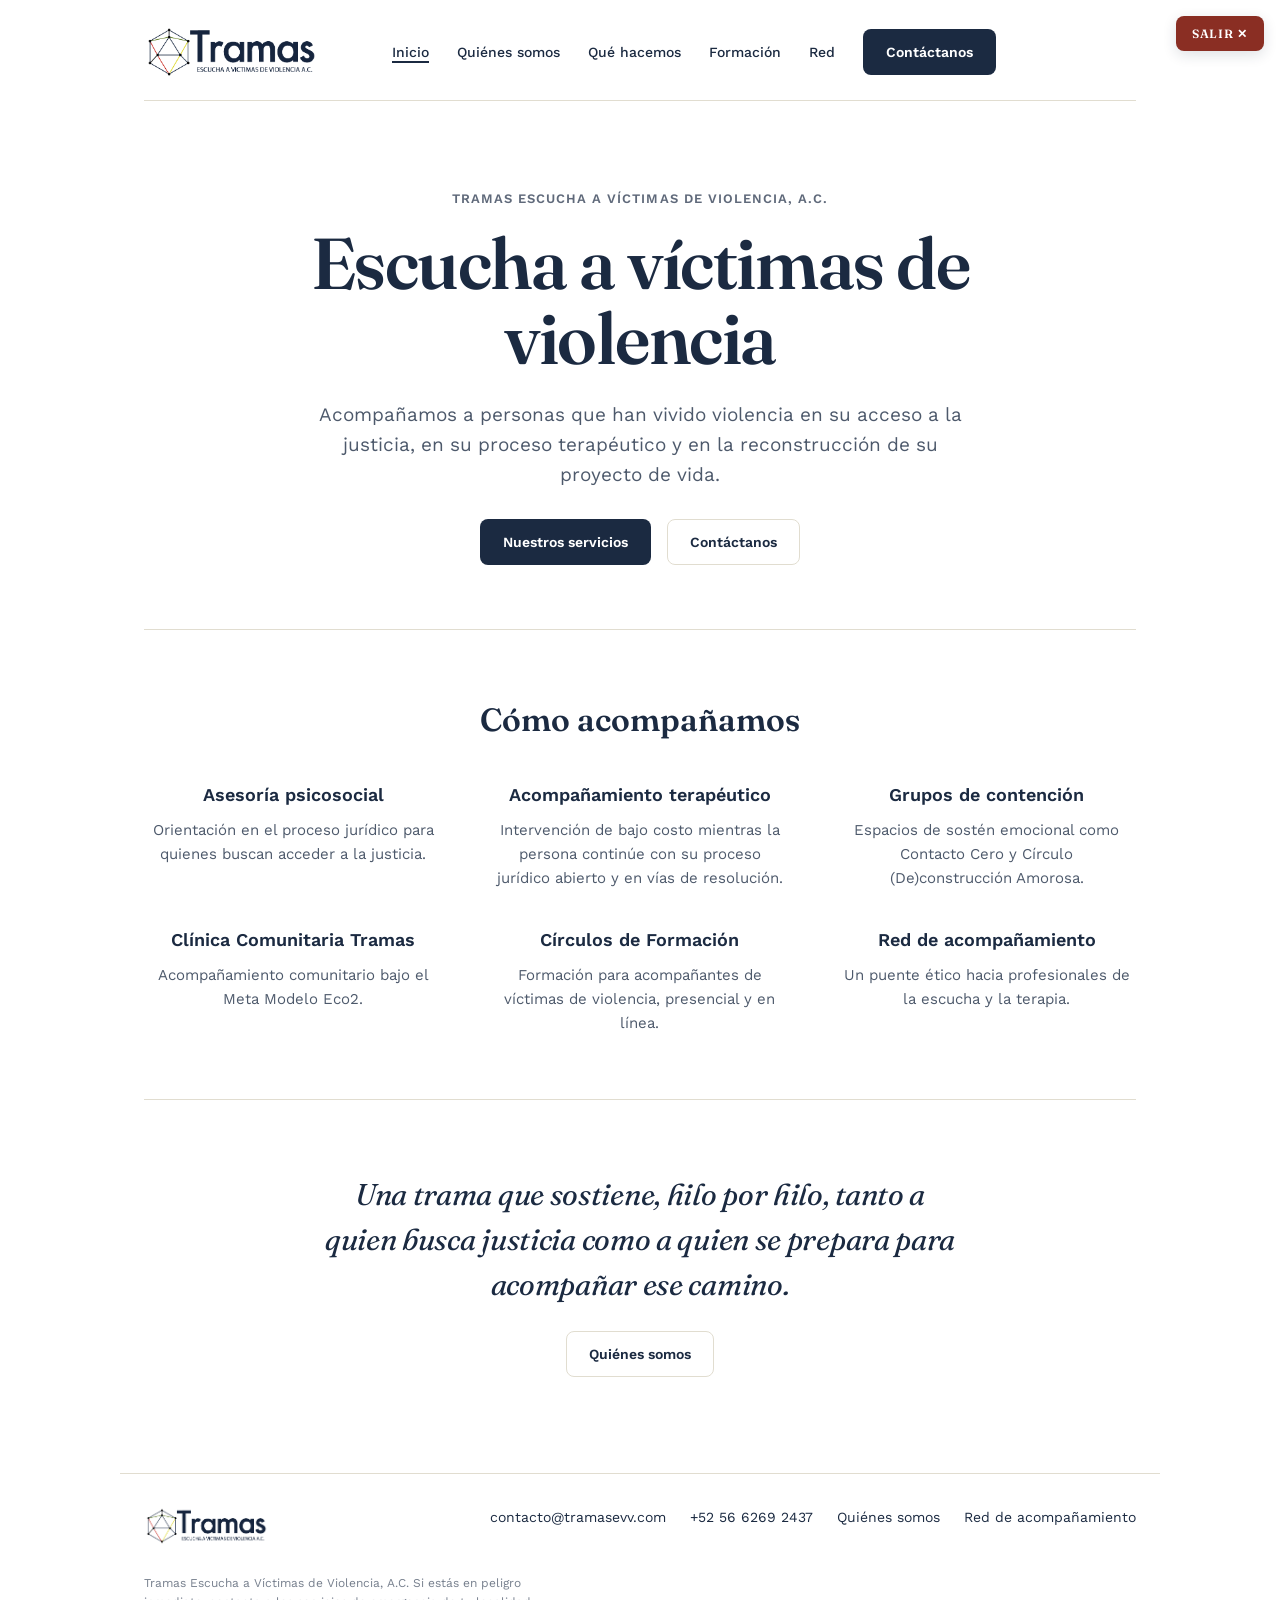
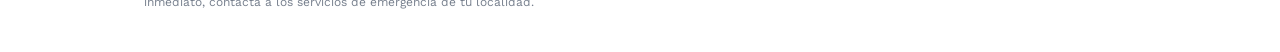
<file: index.html>
<!DOCTYPE html>
<html lang="es">
<head>
<meta charset="utf-8">
<meta name="viewport" content="width=device-width, initial-scale=1">
<title>Tramas — Escucha a Víctimas de Violencia, A.C.</title>
<meta name="description" content="Tramas Escucha a Víctimas de Violencia, A.C. Acompañamiento psicosocial, jurídico y formación para personas que han vivido violencia.">
<link rel="icon" href="data:image/svg+xml,<svg xmlns=%22http://www.w3.org/2000/svg%22 viewBox=%220 0 100 100%22><text y=%22.9em%22 font-size=%2290%22>🧵</text></svg>">
<link rel="preconnect" href="https://fonts.googleapis.com">
<link href="https://fonts.googleapis.com/css2?family=Fraunces:opsz,wght@9..144,500;9..144,600;9..144,700;9..144,400i&family=Work+Sans:wght@400;500;600;700&display=swap" rel="stylesheet">
<link rel="stylesheet" href="assets/styles.css">
</head>
<body>
<div style="position:relative;min-height:100vh;">
  <a href="https://www.google.com" style="position:fixed;top:16px;right:16px;z-index:50;display:inline-flex;align-items:center;padding:8px 16px;background:var(--color-accent-2-700);color:var(--color-bg);font-family:var(--font-heading);font-weight:600;font-size:12px;letter-spacing:0.06em;text-transform:uppercase;text-decoration:none;border-radius:var(--radius-md);box-shadow:var(--shadow-md);">Salir ✕</a>

  <header style="max-width:1040px;margin:0 auto;padding:24px 24px 0;">
    <nav class="nav" style="padding:0 140px 20px 0;border-bottom:1px solid var(--color-divider);flex-wrap:wrap;">
      <a href="index.html" style="display:flex;align-items:center;margin-right:auto;"><img src="assets/logo.png" alt="Tramas Escucha a Víctimas de Violencia, A.C." style="height:56px;width:auto;display:block;"></a>
      <a href="index.html" aria-current="page">Inicio</a>
      <a href="quienes-somos.html">Quiénes somos</a>
      <a href="servicios.html">Qué hacemos</a>
      <a href="circulos-de-formacion.html">Formación</a>
      <a href="red-de-acompanamiento.html">Red</a>
      <a class="btn btn-primary" href="contacto.html">Contáctanos</a>
    </nav>
  </header>

  <main style="max-width:1040px;margin:0 auto;padding:0 24px;">
    <section style="padding:clamp(48px,8vw,88px) 0 clamp(40px,6vw,64px);text-align:center;">
      <p style="font-family:var(--font-body);font-weight:600;font-size:13px;letter-spacing:0.08em;text-transform:uppercase;color:color-mix(in srgb, var(--color-text) 70%, transparent);margin:0 0 16px;animation:fadeUp .6s ease both;">Tramas Escucha a Víctimas de Violencia, A.C.</p>
      <h1 style="font-size:clamp(38px,7vw,72px);line-height:1.04;letter-spacing:-0.02em;margin:0 auto 24px;max-width:16ch;animation:fadeUp .6s ease .08s both;">Escucha a víctimas de violencia</h1>
      <p style="font-size:clamp(17px,2vw,19px);line-height:1.6;color:color-mix(in srgb, var(--color-text) 78%, transparent);max-width:56ch;margin:0 auto 28px;animation:fadeUp .6s ease .16s both;">Acompañamos a personas que han vivido violencia en su acceso a la justicia, en su proceso terapéutico y en la reconstrucción de su proyecto de vida.</p>
      <div style="display:flex;gap:16px;flex-wrap:wrap;justify-content:center;animation:fadeUp .6s ease .24s both;">
        <a class="btn btn-primary" href="servicios.html">Nuestros servicios</a>
        <a class="btn btn-ghost" href="contacto.html">Contáctanos</a>
      </div>
    </section>

    <section style="padding:clamp(40px,6vw,64px) 0;border-top:1px solid var(--color-divider);text-align:center;">
      <h2 style="font-size:clamp(24px,3vw,32px);margin:0 0 36px;">Cómo acompañamos</h2>
      <div style="display:grid;grid-template-columns:repeat(auto-fit,minmax(260px,1fr));gap:36px 48px;">
        <div>
          <h3 style="font-family:var(--font-body);font-weight:600;font-size:18px;margin:0 0 8px;">Asesoría psicosocial</h3>
          <p style="font-size:15px;line-height:1.6;color:color-mix(in srgb, var(--color-text) 78%, transparent);margin:0 auto;max-width:40ch;">Orientación en el proceso jurídico para quienes buscan acceder a la justicia.</p>
        </div>
        <div>
          <h3 style="font-family:var(--font-body);font-weight:600;font-size:18px;margin:0 0 8px;">Acompañamiento terapéutico</h3>
          <p style="font-size:15px;line-height:1.6;color:color-mix(in srgb, var(--color-text) 78%, transparent);margin:0 auto;max-width:40ch;">Intervención de bajo costo mientras la persona continúe con su proceso jurídico abierto y en vías de resolución.</p>
        </div>
        <div>
          <h3 style="font-family:var(--font-body);font-weight:600;font-size:18px;margin:0 0 8px;">Grupos de contención</h3>
          <p style="font-size:15px;line-height:1.6;color:color-mix(in srgb, var(--color-text) 78%, transparent);margin:0 auto;max-width:40ch;">Espacios de sostén emocional como Contacto Cero y Círculo (De)construcción Amorosa.</p>
        </div>
        <div>
          <h3 style="font-family:var(--font-body);font-weight:600;font-size:18px;margin:0 0 8px;">Clínica Comunitaria Tramas</h3>
          <p style="font-size:15px;line-height:1.6;color:color-mix(in srgb, var(--color-text) 78%, transparent);margin:0 auto;max-width:40ch;">Acompañamiento comunitario bajo el Meta Modelo Eco2.</p>
        </div>
        <div>
          <h3 style="font-family:var(--font-body);font-weight:600;font-size:18px;margin:0 0 8px;">Círculos de Formación</h3>
          <p style="font-size:15px;line-height:1.6;color:color-mix(in srgb, var(--color-text) 78%, transparent);margin:0 auto;max-width:40ch;">Formación para acompañantes de víctimas de violencia, presencial y en línea.</p>
        </div>
        <div>
          <h3 style="font-family:var(--font-body);font-weight:600;font-size:18px;margin:0 0 8px;">Red de acompañamiento</h3>
          <p style="font-size:15px;line-height:1.6;color:color-mix(in srgb, var(--color-text) 78%, transparent);margin:0 auto;max-width:40ch;">Un puente ético hacia profesionales de la escucha y la terapia.</p>
        </div>
      </div>
    </section>

    <section style="padding:clamp(40px,6vw,72px) 0 clamp(56px,8vw,96px);border-top:1px solid var(--color-divider);text-align:center;">
      <blockquote style="font-family:var(--font-heading);font-style:italic;font-weight:400;font-size:clamp(22px,2.6vw,30px);line-height:1.5;letter-spacing:-0.01em;max-width:34ch;margin:0 auto 24px;">Una trama que sostiene, hilo por hilo, tanto a quien busca justicia como a quien se prepara para acompañar ese camino.</blockquote>
      <a class="btn btn-ghost" href="quienes-somos.html">Quiénes somos</a>
    </section>
  </main>

  <footer style="max-width:1040px;margin:0 auto;padding:32px 24px 40px;border-top:1px solid var(--color-divider);">
    <div style="display:flex;justify-content:space-between;align-items:flex-start;gap:24px;flex-wrap:wrap;">
      <a href="index.html"><img src="assets/logo.png" alt="Tramas Escucha a Víctimas de Violencia, A.C." style="height:40px;width:auto;"></a>
      <div style="display:flex;gap:24px;flex-wrap:wrap;font-size:14px;">
        <a href="mailto:contacto@tramasevv.com">contacto@tramasevv.com</a>
        <a href="tel:+525662692437">+52 56 6269 2437</a>
        <a href="quienes-somos.html">Quiénes somos</a>
        <a href="red-de-acompanamiento.html">Red de acompañamiento</a>
      </div>
    </div>
    <p style="font-size:12px;color:color-mix(in srgb, var(--color-text) 60%, transparent);margin:20px 0 0;max-width:60ch;">Tramas Escucha a Víctimas de Violencia, A.C. Si estás en peligro inmediato, contacta a los servicios de emergencia de tu localidad.</p>
  </footer>
</div>
</body>
</html>
</file>
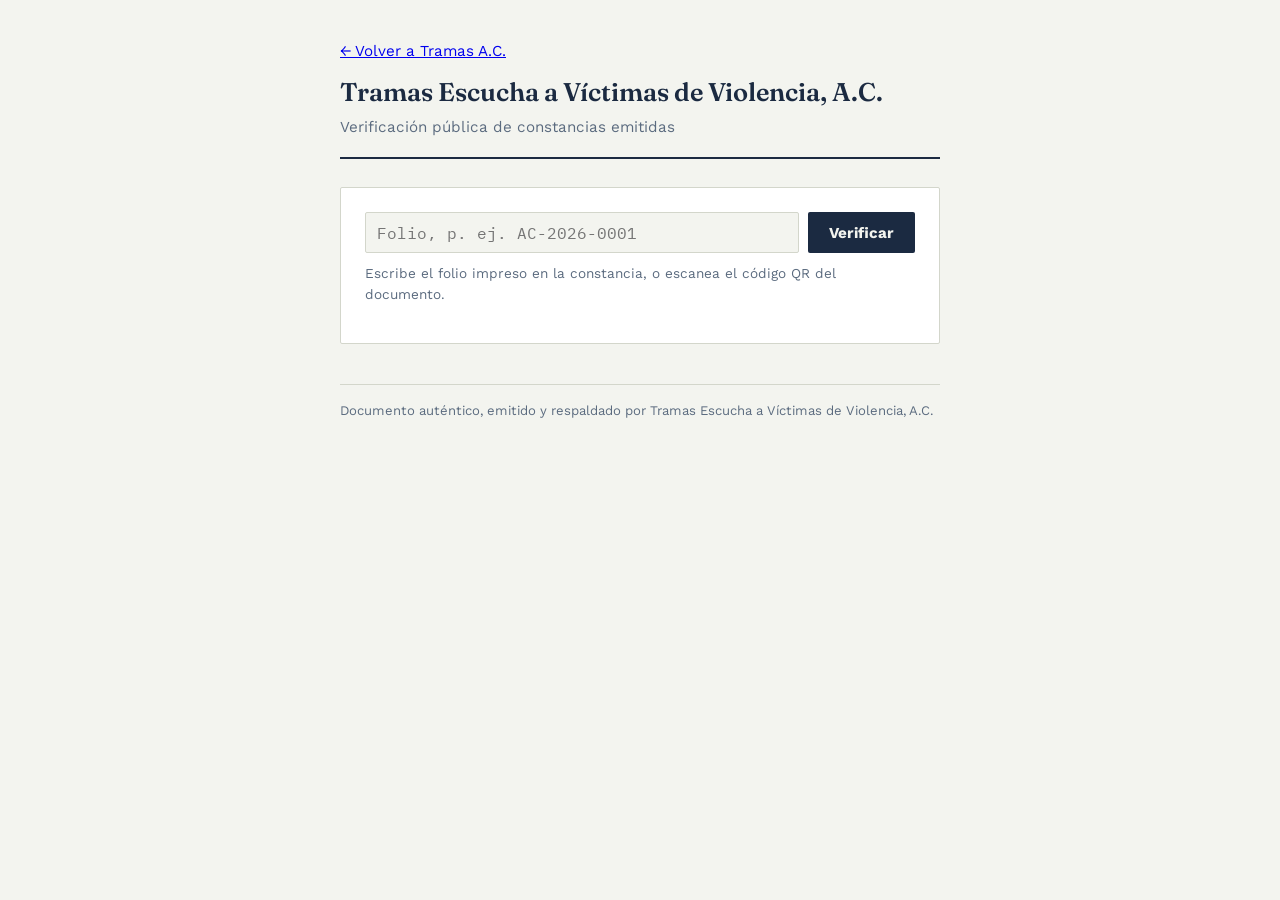
<file: constancias/index.html>
<!DOCTYPE html>
<html lang="es">
<head>
<meta charset="UTF-8" />
<meta name="viewport" content="width=device-width, initial-scale=1" />
<title>Registro de Constancias — Verificación</title>
<link rel="icon" href="data:image/svg+xml,<svg xmlns=%22http://www.w3.org/2000/svg%22 viewBox=%220 0 100 100%22><text y=%22.9em%22 font-size=%2290%22>🧵</text></svg>">
<link rel="preconnect" href="https://fonts.googleapis.com">
<link href="https://fonts.googleapis.com/css2?family=Fraunces:opsz,wght@9..144,500;9..144,600;9..144,700&family=Work+Sans:wght@400;500;600;700&family=IBM+Plex+Mono:wght@500;600&display=swap" rel="stylesheet">
<style>
:root{
  --paper:#F3F4EF;
  --paper-card:#FFFFFF;
  --ink:#1B2A41;
  --ink-soft:#5B6B7F;
  --rule:#D3D6CB;
  --stamp:#5C6B45;
  --brass:#A9791E;
  --focus:#2F5E8C;
}
@media (prefers-color-scheme: dark){
  :root:not([data-theme="light"]){
    --paper:#171B15; --paper-card:#20261D; --ink:#E7ECE2; --ink-soft:#A9B39E;
    --rule:#3A4136; --stamp:#8FA06E; --brass:#C9A227; --focus:#7FB0E0;
  }
}
:root[data-theme="dark"]{
  --paper:#171B15; --paper-card:#20261D; --ink:#E7ECE2; --ink-soft:#A9B39E;
  --rule:#3A4136; --stamp:#8FA06E; --brass:#C9A227; --focus:#7FB0E0;
}
*{box-sizing:border-box;}
html,body{margin:0;}
body{background:var(--paper); color:var(--ink); font-family:'Work Sans', system-ui, sans-serif; line-height:1.55;}
.wrap{max-width:640px; margin:0 auto; padding:2.5rem 1.25rem 4rem;}
header{border-bottom:2px solid var(--ink); padding-bottom:1.1rem; margin-bottom:1.75rem;}
h1{font-family:'Fraunces', Georgia, serif; font-weight:600; font-size:1.6rem; margin:0 0 0.2rem;}
header p{margin:0; color:var(--ink-soft); font-size:0.95rem;}
.card{background:var(--paper-card); border:1px solid var(--rule); border-radius:2px; padding:1.5rem;}
form{display:flex; gap:0.6rem;}
input[type=text]{flex:1; font-family:'IBM Plex Mono', monospace; font-size:1rem; padding:0.6rem 0.7rem; border:1px solid var(--rule); border-radius:2px; background:var(--paper); color:var(--ink);}
input:focus-visible, button:focus-visible{outline:2px solid var(--focus); outline-offset:2px;}
button{font-family:'Work Sans', sans-serif; font-weight:700; font-size:0.95rem; background:var(--ink); color:var(--paper); border:none; padding:0.7rem 1.3rem; border-radius:2px; cursor:pointer;}
.help{color:var(--ink-soft); font-size:0.85rem; margin-top:0.6rem;}
.stamp{margin-top:1.5rem; border:1px solid var(--rule); padding:1.25rem 1.4rem; border-radius:2px; background:var(--paper-card);}
.stamp__badge{display:inline-block; font-family:'IBM Plex Mono', monospace; font-weight:600; font-size:0.85rem; letter-spacing:0.08em; padding:0.3rem 0.6rem; border:2px solid var(--stamp); color:var(--stamp); border-radius:2px; transform:rotate(-1.5deg); margin-bottom:1rem;}
.stamp--no .stamp__badge{border-color:var(--ink-soft); color:var(--ink-soft);}
.stamp__details{margin:0; display:grid; gap:0.6rem;}
.stamp__details div{display:flex; justify-content:space-between; gap:1rem; border-bottom:1px dotted var(--rule); padding-bottom:0.4rem;}
.stamp__details dt{color:var(--ink-soft); font-size:0.85rem;}
.stamp__details dd{margin:0; text-align:right; font-weight:600;}
footer{margin-top:2.5rem; padding-top:1rem; border-top:1px solid var(--rule); color:var(--ink-soft); font-size:0.82rem;}
</style>
</head>
<body>
<div class="wrap">
  <header>
    <p style="margin:0 0 0.6rem;"><a href="../circulos-de-formacion.html">← Volver a Tramas A.C.</a></p>
    <h1 id="inst-name">Registro de constancias</h1>
    <p>Verificación pública de constancias emitidas</p>
  </header>

  <div class="card">
    <form id="verify-form">
      <input type="text" id="folio-input" placeholder="Folio, p. ej. AC-2026-0001" autocomplete="off" />
      <button type="submit">Verificar</button>
    </form>
    <p class="help">Escribe el folio impreso en la constancia, o escanea el código QR del documento.</p>
    <div id="verify-result"></div>
  </div>

  <footer>Documento auténtico, emitido y respaldado por Tramas Escucha a Víctimas de Violencia, A.C.</footer>
</div>

<script>
(function(){
  "use strict";

  function escapeHtml(str){
    return String(str == null ? '' : str).replace(/[&<>"']/g, function(c){
      return {'&':'&amp;','<':'&lt;','>':'&gt;','"':'&quot;',"'":'&#39;'}[c];
    });
  }

  var DATA = {institucion: "", records: []};

  function renderVerify(folioRaw){
    var el = document.getElementById('verify-result');
    var folio = (folioRaw || '').trim();
    if (!folio){ el.innerHTML = ''; return; }
    var rec = DATA.records.find(function(r){
      return r.folio.toUpperCase() === folio.toUpperCase();
    });
    if (rec){
      el.innerHTML =
        '<div class="stamp stamp--ok">' +
          '<div class="stamp__badge">AUTÉNTICO</div>' +
          '<dl class="stamp__details">' +
            '<div><dt>Folio</dt><dd>' + escapeHtml(rec.folio) + '</dd></div>' +
            '<div><dt>Nombre</dt><dd>' + escapeHtml(rec.nombre) + '</dd></div>' +
            '<div><dt>Curso</dt><dd>' + escapeHtml(rec.curso) + '</dd></div>' +
            '<div><dt>Horas</dt><dd>' + escapeHtml(rec.horas) + '</dd></div>' +
            '<div><dt>Fecha de emisión</dt><dd>' + escapeHtml(rec.fecha) + '</dd></div>' +
            '<div><dt>Institución</dt><dd>' + escapeHtml(DATA.institucion || 'Sin registrar') + '</dd></div>' +
          '</dl>' +
        '</div>';
    } else {
      el.innerHTML =
        '<div class="stamp stamp--no">' +
          '<div class="stamp__badge">NO ENCONTRADO</div>' +
          '<p>No existe ningún registro con el folio <span>' + escapeHtml(folio) + '</span>. Verifica que esté escrito correctamente.</p>' +
        '</div>';
    }
  }

  fetch('./data.json', {cache: 'no-store'})
    .then(function(r){ return r.json(); })
    .then(function(json){
      DATA = json && json.records ? json : DATA;
      document.getElementById('inst-name').textContent = DATA.institucion || 'Registro de constancias';
      var params = new URLSearchParams(location.search);
      var initialFolio = params.get('folio');
      if (initialFolio){
        document.getElementById('folio-input').value = initialFolio;
        renderVerify(initialFolio);
      }
    })
    .catch(function(){
      document.getElementById('verify-result').innerHTML =
        '<p class="help">No se pudo cargar el registro de constancias (data.json). Verifica que el archivo exista junto a esta página.</p>';
    });

  document.getElementById('verify-form').addEventListener('submit', function(e){
    e.preventDefault();
    renderVerify(document.getElementById('folio-input').value);
  });
})();
</script>
</body>
</html>
</file>
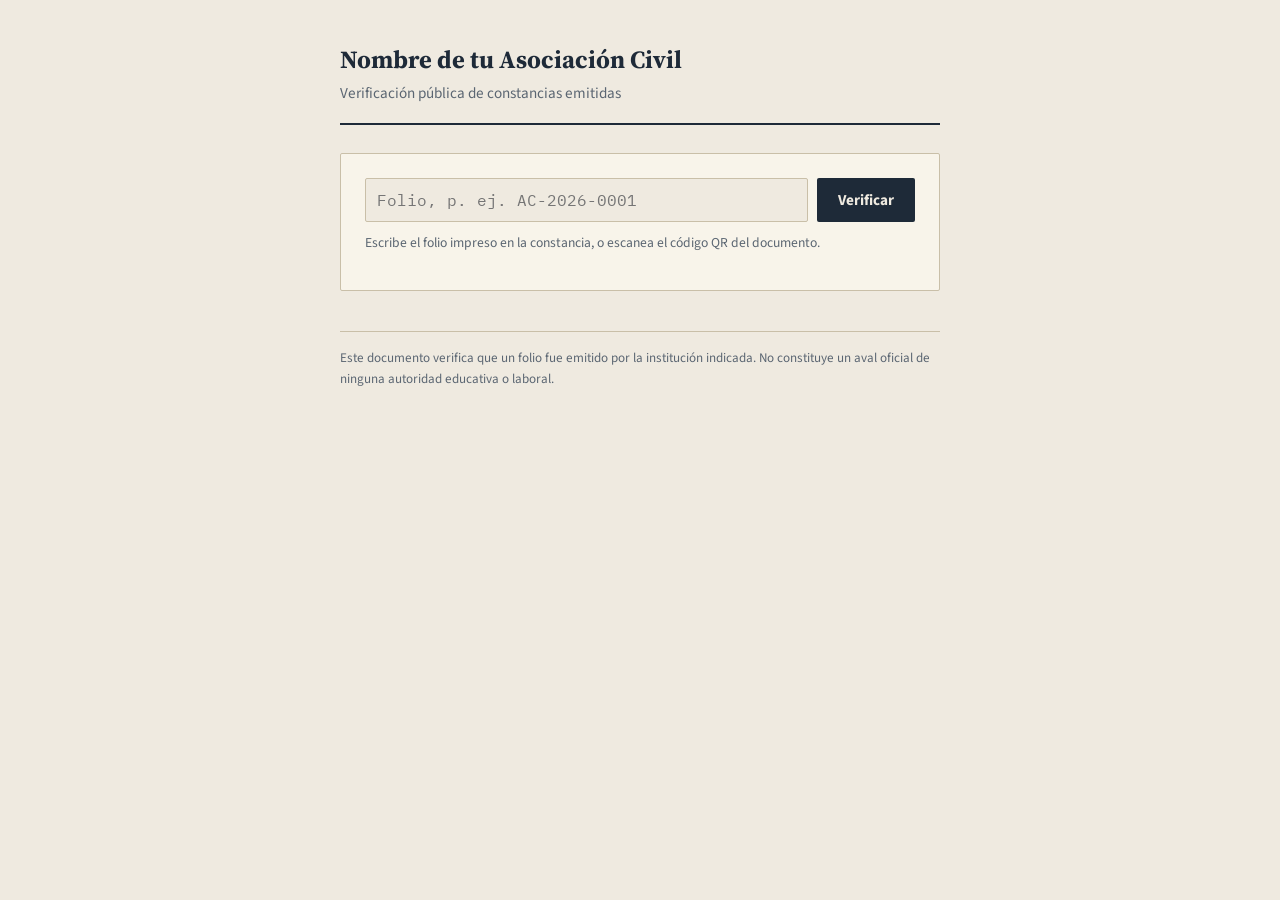
<file: registro1/index.html>
<!DOCTYPE html>
<html lang="es">
<head>
<meta charset="UTF-8" />
<meta name="viewport" content="width=device-width, initial-scale=1" />
<title>Registro de Constancias — Verificación</title>
<link rel="icon" href="data:image/svg+xml,<svg xmlns=%22http://www.w3.org/2000/svg%22 viewBox=%220 0 100 100%22><text y=%22.9em%22 font-size=%2290%22>📜</text></svg>">
<link rel="preconnect" href="https://fonts.googleapis.com">
<link href="https://fonts.googleapis.com/css2?family=Source+Serif+4:opsz,wght@8..60,500;8..60,600;8..60,700&family=Source+Sans+3:wght@400;500;600;700&family=IBM+Plex+Mono:wght@500;600&display=swap" rel="stylesheet">
<style>
:root{
  --paper:#EFEAE0;
  --paper-card:#F8F4EA;
  --ink:#1E2A38;
  --ink-soft:#5B6672;
  --rule:#C9BFA8;
  --stamp:#A23B2E;
  --brass:#8A6A2F;
  --focus:#2F5E8C;
}
@media (prefers-color-scheme: dark){
  :root:not([data-theme="light"]){
    --paper:#14181E; --paper-card:#1D232B; --ink:#E8E2D3; --ink-soft:#A9A292;
    --rule:#3A3E33; --stamp:#D3695A; --brass:#C9A227; --focus:#7FB0E0;
  }
}
:root[data-theme="dark"]{
  --paper:#14181E; --paper-card:#1D232B; --ink:#E8E2D3; --ink-soft:#A9A292;
  --rule:#3A3E33; --stamp:#D3695A; --brass:#C9A227; --focus:#7FB0E0;
}
*{box-sizing:border-box;}
html,body{margin:0;}
body{background:var(--paper); color:var(--ink); font-family:'Source Sans 3', system-ui, sans-serif; line-height:1.55;}
.wrap{max-width:640px; margin:0 auto; padding:2.5rem 1.25rem 4rem;}
header{border-bottom:2px solid var(--ink); padding-bottom:1.1rem; margin-bottom:1.75rem;}
h1{font-family:'Source Serif 4', Georgia, serif; font-weight:700; font-size:1.55rem; margin:0 0 0.2rem;}
header p{margin:0; color:var(--ink-soft); font-size:0.95rem;}
.card{background:var(--paper-card); border:1px solid var(--rule); border-radius:2px; padding:1.5rem;}
form{display:flex; gap:0.6rem;}
input[type=text]{flex:1; font-family:'IBM Plex Mono', monospace; font-size:1rem; padding:0.6rem 0.7rem; border:1px solid var(--rule); border-radius:2px; background:var(--paper); color:var(--ink);}
input:focus-visible, button:focus-visible{outline:2px solid var(--focus); outline-offset:2px;}
button{font-family:'Source Sans 3', sans-serif; font-weight:700; font-size:0.95rem; background:var(--ink); color:var(--paper); border:none; padding:0.7rem 1.3rem; border-radius:2px; cursor:pointer;}
.help{color:var(--ink-soft); font-size:0.85rem; margin-top:0.6rem;}
.stamp{margin-top:1.5rem; border:1px solid var(--rule); padding:1.25rem 1.4rem; border-radius:2px; background:var(--paper-card);}
.stamp__badge{display:inline-block; font-family:'IBM Plex Mono', monospace; font-weight:600; font-size:0.85rem; letter-spacing:0.08em; padding:0.3rem 0.6rem; border:2px solid var(--stamp); color:var(--stamp); border-radius:2px; transform:rotate(-1.5deg); margin-bottom:1rem;}
.stamp--no .stamp__badge{border-color:var(--ink-soft); color:var(--ink-soft);}
.stamp__details{margin:0; display:grid; gap:0.6rem;}
.stamp__details div{display:flex; justify-content:space-between; gap:1rem; border-bottom:1px dotted var(--rule); padding-bottom:0.4rem;}
.stamp__details dt{color:var(--ink-soft); font-size:0.85rem;}
.stamp__details dd{margin:0; text-align:right; font-weight:600;}
footer{margin-top:2.5rem; padding-top:1rem; border-top:1px solid var(--rule); color:var(--ink-soft); font-size:0.82rem;}
</style>
</head>
<body>
<div class="wrap">
  <header>
    <h1 id="inst-name">Registro de constancias</h1>
    <p>Verificación pública de constancias emitidas</p>
  </header>

  <div class="card">
    <form id="verify-form">
      <input type="text" id="folio-input" placeholder="Folio, p. ej. AC-2026-0001" autocomplete="off" />
      <button type="submit">Verificar</button>
    </form>
    <p class="help">Escribe el folio impreso en la constancia, o escanea el código QR del documento.</p>
    <div id="verify-result"></div>
  </div>

  <footer>Este documento verifica que un folio fue emitido por la institución indicada. No constituye un aval oficial de ninguna autoridad educativa o laboral.</footer>
</div>

<script>
(function(){
  "use strict";

  function escapeHtml(str){
    return String(str == null ? '' : str).replace(/[&<>"']/g, function(c){
      return {'&':'&amp;','<':'&lt;','>':'&gt;','"':'&quot;',"'":'&#39;'}[c];
    });
  }

  var DATA = {institucion: "", records: []};

  function renderVerify(folioRaw){
    var el = document.getElementById('verify-result');
    var folio = (folioRaw || '').trim();
    if (!folio){ el.innerHTML = ''; return; }
    var rec = DATA.records.find(function(r){
      return r.folio.toUpperCase() === folio.toUpperCase();
    });
    if (rec){
      el.innerHTML =
        '<div class="stamp stamp--ok">' +
          '<div class="stamp__badge">AUTÉNTICO</div>' +
          '<dl class="stamp__details">' +
            '<div><dt>Folio</dt><dd>' + escapeHtml(rec.folio) + '</dd></div>' +
            '<div><dt>Nombre</dt><dd>' + escapeHtml(rec.nombre) + '</dd></div>' +
            '<div><dt>Curso</dt><dd>' + escapeHtml(rec.curso) + '</dd></div>' +
            '<div><dt>Horas</dt><dd>' + escapeHtml(rec.horas) + '</dd></div>' +
            '<div><dt>Fecha de emisión</dt><dd>' + escapeHtml(rec.fecha) + '</dd></div>' +
            '<div><dt>Institución</dt><dd>' + escapeHtml(DATA.institucion || 'Sin registrar') + '</dd></div>' +
          '</dl>' +
        '</div>';
    } else {
      el.innerHTML =
        '<div class="stamp stamp--no">' +
          '<div class="stamp__badge">NO ENCONTRADO</div>' +
          '<p>No existe ningún registro con el folio <span>' + escapeHtml(folio) + '</span>. Verifica que esté escrito correctamente.</p>' +
        '</div>';
    }
  }

  fetch('./data.json', {cache: 'no-store'})
    .then(function(r){ return r.json(); })
    .then(function(json){
      DATA = json && json.records ? json : DATA;
      document.getElementById('inst-name').textContent = DATA.institucion || 'Registro de constancias';
      var params = new URLSearchParams(location.search);
      var initialFolio = params.get('folio');
      if (initialFolio){
        document.getElementById('folio-input').value = initialFolio;
        renderVerify(initialFolio);
      }
    })
    .catch(function(){
      document.getElementById('verify-result').innerHTML =
        '<p class="help">No se pudo cargar el registro de constancias (data.json). Verifica que el archivo exista junto a esta página.</p>';
    });

  document.getElementById('verify-form').addEventListener('submit', function(e){
    e.preventDefault();
    renderVerify(document.getElementById('folio-input').value);
  });
})();
</script>
</body>
</html>
</file>
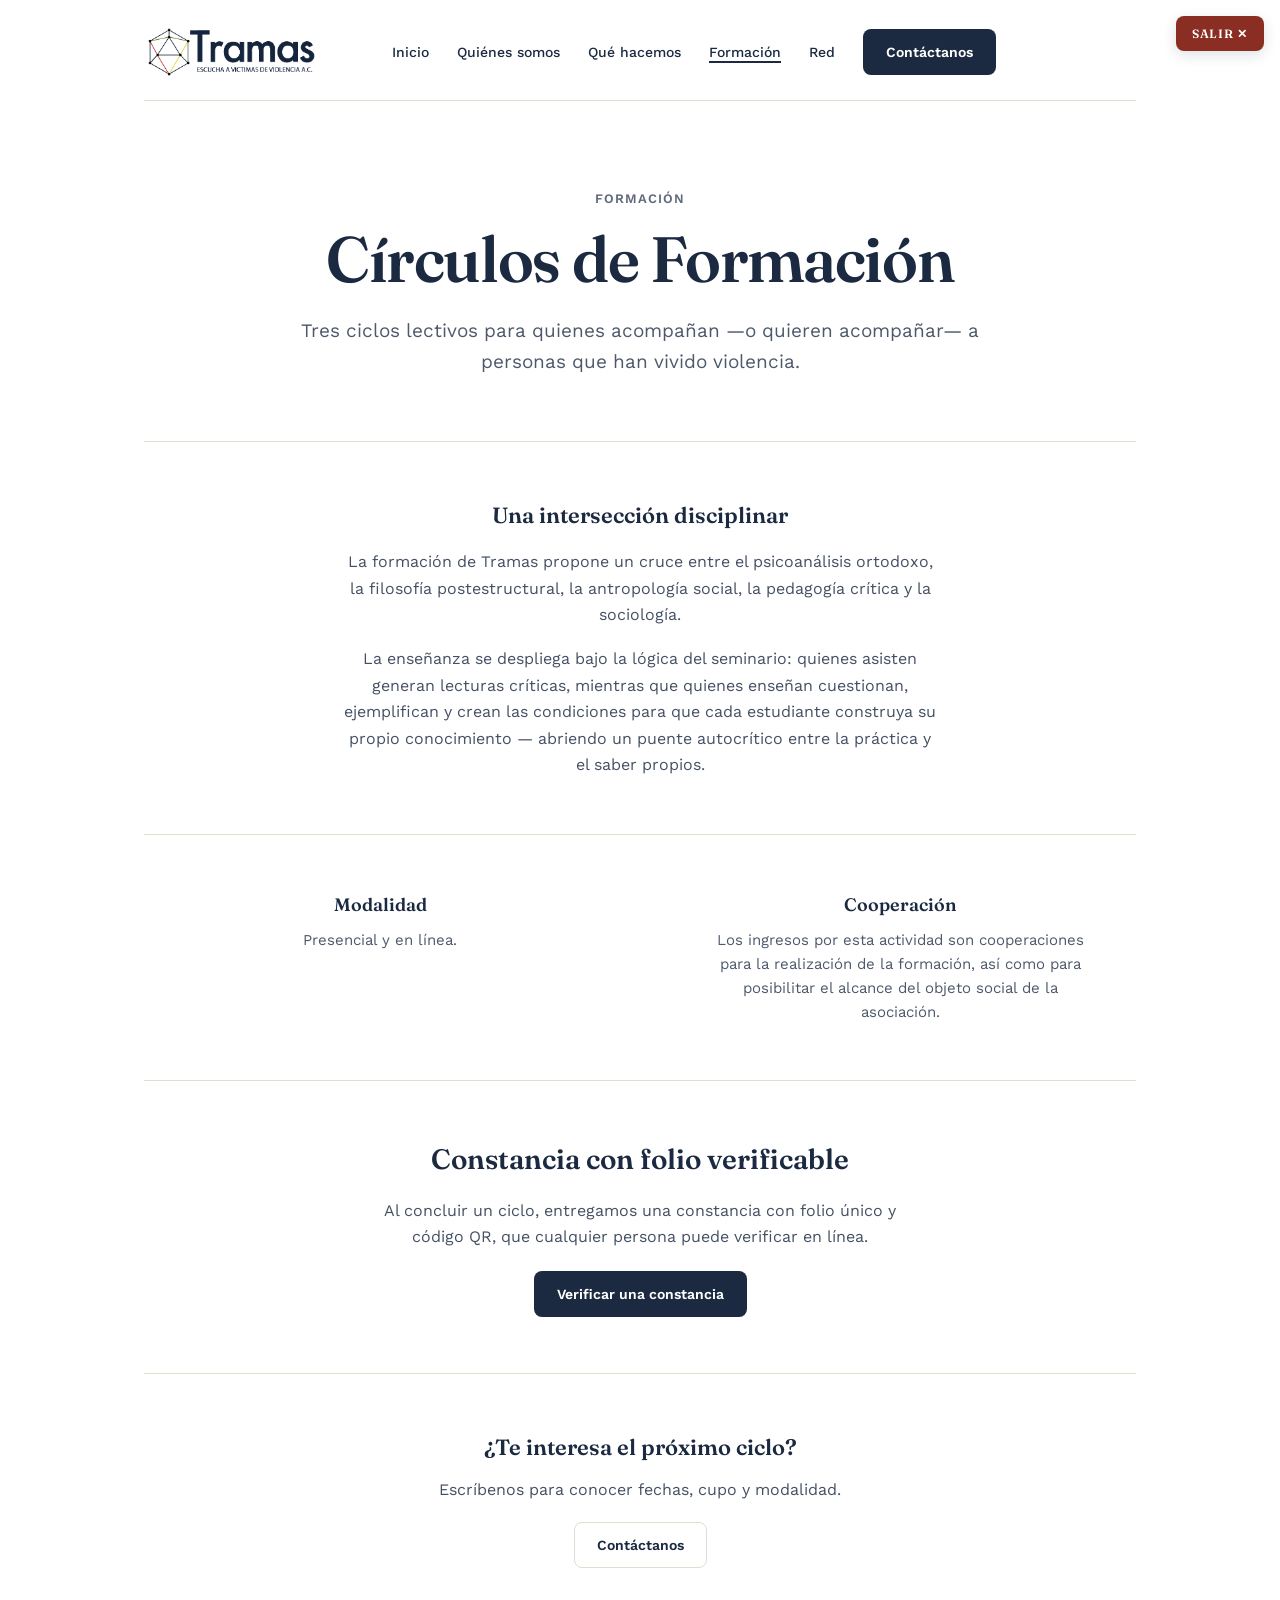
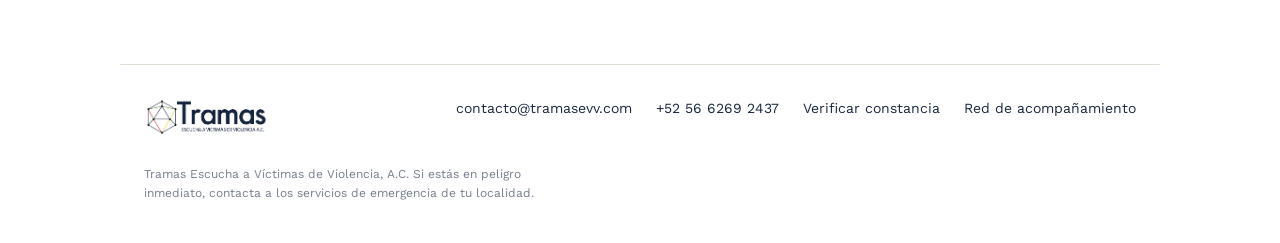
<file: circulos-de-formacion.html>
<!DOCTYPE html>
<html lang="es">
<head>
<meta charset="utf-8">
<meta name="viewport" content="width=device-width, initial-scale=1">
<title>Círculos de Formación — Tramas A.C.</title>
<link rel="icon" href="data:image/svg+xml,<svg xmlns=%22http://www.w3.org/2000/svg%22 viewBox=%220 0 100 100%22><text y=%22.9em%22 font-size=%2290%22>🧵</text></svg>">
<link rel="preconnect" href="https://fonts.googleapis.com">
<link href="https://fonts.googleapis.com/css2?family=Fraunces:opsz,wght@9..144,500;9..144,600;9..144,700;9..144,400i&family=Work+Sans:wght@400;500;600;700&display=swap" rel="stylesheet">
<link rel="stylesheet" href="assets/styles.css">
</head>
<body>
<div style="position:relative;min-height:100vh;">
  <a href="https://www.google.com" style="position:fixed;top:16px;right:16px;z-index:50;display:inline-flex;align-items:center;padding:8px 16px;background:var(--color-accent-2-700);color:var(--color-bg);font-family:var(--font-heading);font-weight:600;font-size:12px;letter-spacing:0.06em;text-transform:uppercase;text-decoration:none;border-radius:var(--radius-md);box-shadow:var(--shadow-md);">Salir ✕</a>

  <header style="max-width:1040px;margin:0 auto;padding:24px 24px 0;">
    <nav class="nav" style="padding:0 140px 20px 0;border-bottom:1px solid var(--color-divider);flex-wrap:wrap;">
      <a href="index.html" style="display:flex;align-items:center;margin-right:auto;"><img src="assets/logo.png" alt="Tramas Escucha a Víctimas de Violencia, A.C." style="height:56px;width:auto;display:block;"></a>
      <a href="index.html">Inicio</a>
      <a href="quienes-somos.html">Quiénes somos</a>
      <a href="servicios.html">Qué hacemos</a>
      <a href="circulos-de-formacion.html" aria-current="page">Formación</a>
      <a href="red-de-acompanamiento.html">Red</a>
      <a class="btn btn-primary" href="contacto.html">Contáctanos</a>
    </nav>
  </header>

  <main style="max-width:1040px;margin:0 auto;padding:0 24px;">
    <section style="padding:clamp(48px,8vw,88px) 0 clamp(40px,6vw,64px);text-align:center;">
      <p style="font-family:var(--font-body);font-weight:600;font-size:13px;letter-spacing:0.08em;text-transform:uppercase;color:color-mix(in srgb, var(--color-text) 70%, transparent);margin:0 0 16px;animation:fadeUp .6s ease both;">Formación</p>
      <h1 style="font-size:clamp(38px,7vw,64px);line-height:1.04;letter-spacing:-0.02em;margin:0 auto 24px;max-width:16ch;animation:fadeUp .6s ease .08s both;">Círculos de Formación</h1>
      <p style="font-size:clamp(17px,2vw,19px);line-height:1.6;color:color-mix(in srgb, var(--color-text) 78%, transparent);max-width:60ch;margin:0 auto;animation:fadeUp .6s ease .16s both;">Tres ciclos lectivos para quienes acompañan —o quieren acompañar— a personas que han vivido violencia.</p>
    </section>

    <section style="padding:clamp(36px,5vw,56px) 0;border-top:1px solid var(--color-divider);text-align:center;">
      <h3 style="font-size:22px;margin:0 0 16px;">Una intersección disciplinar</h3>
      <p style="font-size:16px;line-height:1.65;color:color-mix(in srgb, var(--color-text) 82%, transparent);max-width:60ch;margin:0 auto 18px;">La formación de Tramas propone un cruce entre el psicoanálisis ortodoxo, la filosofía postestructural, la antropología social, la pedagogía crítica y la sociología.</p>
      <p style="font-size:16px;line-height:1.65;color:color-mix(in srgb, var(--color-text) 82%, transparent);max-width:60ch;margin:0 auto;">La enseñanza se despliega bajo la lógica del seminario: quienes asisten generan lecturas críticas, mientras que quienes enseñan cuestionan, ejemplifican y crean las condiciones para que cada estudiante construya su propio conocimiento — abriendo un puente autocrítico entre la práctica y el saber propios.</p>
    </section>

    <section style="padding:clamp(36px,5vw,56px) 0;border-top:1px solid var(--color-divider);text-align:center;">
      <div style="display:grid;grid-template-columns:repeat(auto-fit,minmax(260px,1fr));gap:36px 48px;">
        <div>
          <h3 style="font-size:18px;margin:0 0 8px;">Modalidad</h3>
          <p style="font-size:15px;line-height:1.6;color:color-mix(in srgb, var(--color-text) 78%, transparent);margin:0 auto;max-width:40ch;">Presencial y en línea.</p>
        </div>
        <div>
          <h3 style="font-size:18px;margin:0 0 8px;">Cooperación</h3>
          <p style="font-size:15px;line-height:1.6;color:color-mix(in srgb, var(--color-text) 78%, transparent);margin:0 auto;max-width:44ch;">Los ingresos por esta actividad son cooperaciones para la realización de la formación, así como para posibilitar el alcance del objeto social de la asociación.</p>
        </div>
      </div>
    </section>

    <section style="padding:clamp(36px,5vw,56px) 0;border-top:1px solid var(--color-divider);text-align:center;">
      <h2 style="font-size:clamp(22px,3vw,28px);margin:0 0 16px;">Constancia con folio verificable</h2>
      <p style="font-size:16px;line-height:1.65;color:color-mix(in srgb, var(--color-text) 82%, transparent);max-width:56ch;margin:0 auto 20px;">Al concluir un ciclo, entregamos una constancia con folio único y código QR, que cualquier persona puede verificar en línea.</p>
      <a class="btn btn-primary" href="constancias/">Verificar una constancia</a>
    </section>

    <section style="padding:clamp(36px,5vw,56px) 0 clamp(56px,8vw,96px);border-top:1px solid var(--color-divider);text-align:center;">
      <h3 style="font-size:22px;margin:0 0 12px;">¿Te interesa el próximo ciclo?</h3>
      <p style="font-size:16px;line-height:1.65;color:color-mix(in srgb, var(--color-text) 82%, transparent);max-width:52ch;margin:0 auto 18px;">Escríbenos para conocer fechas, cupo y modalidad.</p>
      <a class="btn btn-ghost" href="contacto.html">Contáctanos</a>
    </section>
  </main>

  <footer style="max-width:1040px;margin:0 auto;padding:32px 24px 40px;border-top:1px solid var(--color-divider);">
    <div style="display:flex;justify-content:space-between;align-items:flex-start;gap:24px;flex-wrap:wrap;">
      <a href="index.html"><img src="assets/logo.png" alt="Tramas Escucha a Víctimas de Violencia, A.C." style="height:40px;width:auto;"></a>
      <div style="display:flex;gap:24px;flex-wrap:wrap;font-size:14px;">
        <a href="mailto:contacto@tramasevv.com">contacto@tramasevv.com</a>
        <a href="tel:+525662692437">+52 56 6269 2437</a>
        <a href="constancias/">Verificar constancia</a>
        <a href="red-de-acompanamiento.html">Red de acompañamiento</a>
      </div>
    </div>
    <p style="font-size:12px;color:color-mix(in srgb, var(--color-text) 60%, transparent);margin:20px 0 0;max-width:60ch;">Tramas Escucha a Víctimas de Violencia, A.C. Si estás en peligro inmediato, contacta a los servicios de emergencia de tu localidad.</p>
  </footer>
</div>
</body>
</html>
</file>
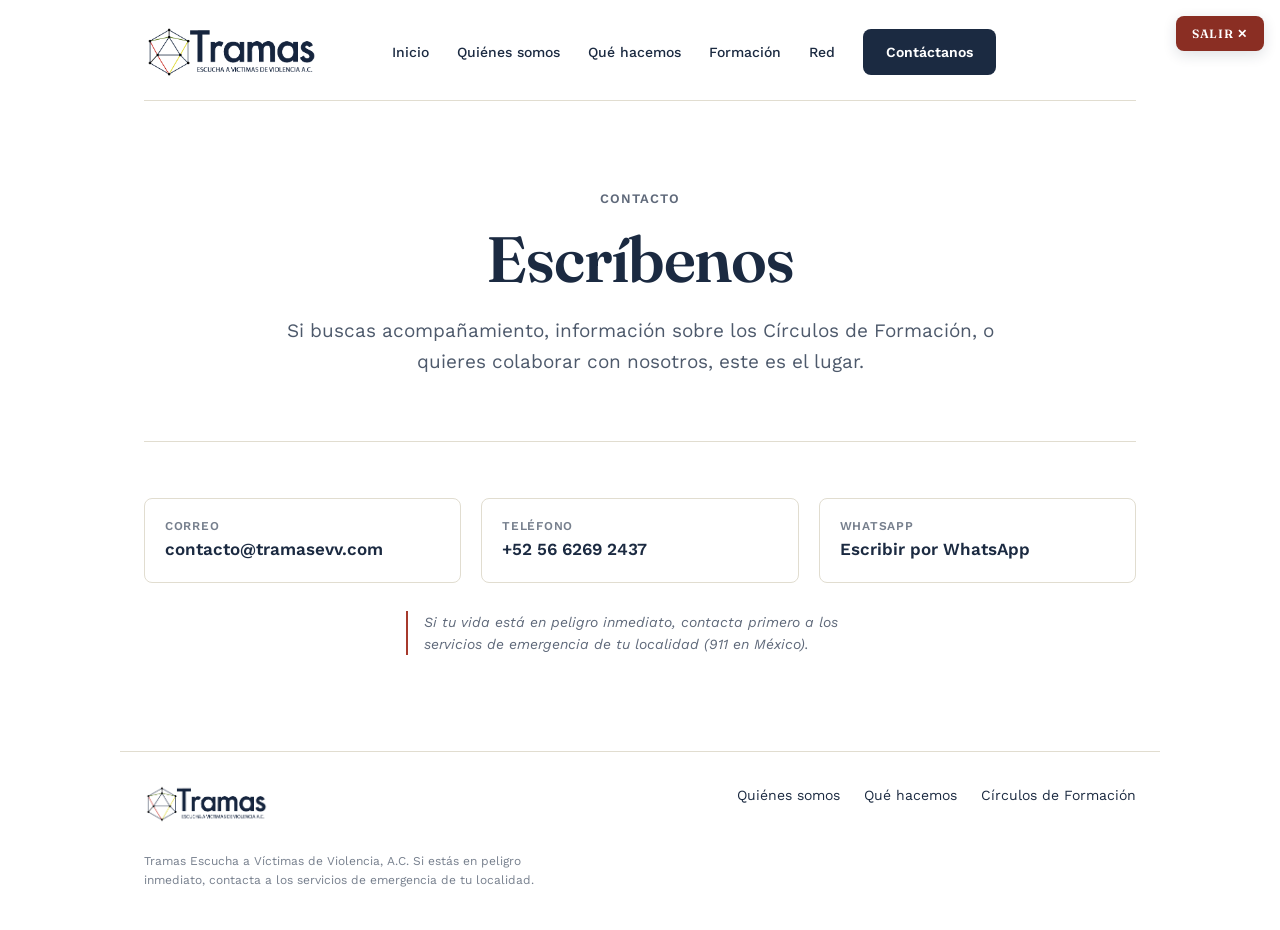
<file: contacto.html>
<!DOCTYPE html>
<html lang="es">
<head>
<meta charset="utf-8">
<meta name="viewport" content="width=device-width, initial-scale=1">
<title>Contacto — Tramas A.C.</title>
<link rel="icon" href="data:image/svg+xml,<svg xmlns=%22http://www.w3.org/2000/svg%22 viewBox=%220 0 100 100%22><text y=%22.9em%22 font-size=%2290%22>🧵</text></svg>">
<link rel="preconnect" href="https://fonts.googleapis.com">
<link href="https://fonts.googleapis.com/css2?family=Fraunces:opsz,wght@9..144,500;9..144,600;9..144,700;9..144,400i&family=Work+Sans:wght@400;500;600;700&display=swap" rel="stylesheet">
<link rel="stylesheet" href="assets/styles.css">
</head>
<body>
<div style="position:relative;min-height:100vh;">
  <a href="https://www.google.com" style="position:fixed;top:16px;right:16px;z-index:50;display:inline-flex;align-items:center;padding:8px 16px;background:var(--color-accent-2-700);color:var(--color-bg);font-family:var(--font-heading);font-weight:600;font-size:12px;letter-spacing:0.06em;text-transform:uppercase;text-decoration:none;border-radius:var(--radius-md);box-shadow:var(--shadow-md);">Salir ✕</a>

  <header style="max-width:1040px;margin:0 auto;padding:24px 24px 0;">
    <nav class="nav" style="padding:0 140px 20px 0;border-bottom:1px solid var(--color-divider);flex-wrap:wrap;">
      <a href="index.html" style="display:flex;align-items:center;margin-right:auto;"><img src="assets/logo.png" alt="Tramas Escucha a Víctimas de Violencia, A.C." style="height:56px;width:auto;display:block;"></a>
      <a href="index.html">Inicio</a>
      <a href="quienes-somos.html">Quiénes somos</a>
      <a href="servicios.html">Qué hacemos</a>
      <a href="circulos-de-formacion.html">Formación</a>
      <a href="red-de-acompanamiento.html">Red</a>
      <a class="btn btn-primary" href="contacto.html" aria-current="page">Contáctanos</a>
    </nav>
  </header>

  <main style="max-width:1040px;margin:0 auto;padding:0 24px;">
    <section style="padding:clamp(48px,8vw,88px) 0 clamp(40px,6vw,64px);text-align:center;">
      <p style="font-family:var(--font-body);font-weight:600;font-size:13px;letter-spacing:0.08em;text-transform:uppercase;color:color-mix(in srgb, var(--color-text) 70%, transparent);margin:0 0 16px;animation:fadeUp .6s ease both;">Contacto</p>
      <h1 style="font-size:clamp(38px,7vw,64px);line-height:1.04;letter-spacing:-0.02em;margin:0 auto 24px;max-width:16ch;animation:fadeUp .6s ease .08s both;">Escríbenos</h1>
      <p style="font-size:clamp(17px,2vw,19px);line-height:1.6;color:color-mix(in srgb, var(--color-text) 78%, transparent);max-width:60ch;margin:0 auto;animation:fadeUp .6s ease .16s both;">Si buscas acompañamiento, información sobre los Círculos de Formación, o quieres colaborar con nosotros, este es el lugar.</p>
    </section>

    <section style="padding:0 0 clamp(56px,8vw,96px);border-top:1px solid var(--color-divider);text-align:center;">
      <div style="display:grid;grid-template-columns:repeat(auto-fit,minmax(220px,1fr));gap:20px;padding-top:clamp(36px,5vw,56px);margin-bottom:28px;">
        <div class="card">
          <p class="card-kicker" style="margin:0;">Correo</p>
          <a class="card-title" href="mailto:contacto@tramasevv.com" style="text-decoration:none;">contacto@tramasevv.com</a>
        </div>
        <div class="card">
          <p class="card-kicker" style="margin:0;">Teléfono</p>
          <a class="card-title" href="tel:+525662692437" style="text-decoration:none;">+52 56 6269 2437</a>
        </div>
        <div class="card">
          <p class="card-kicker" style="margin:0;">WhatsApp</p>
          <a class="card-title" href="https://wa.me/525662692437" target="_blank" rel="noopener" style="text-decoration:none;">Escribir por WhatsApp</a>
        </div>
      </div>
      <p style="font-size:14px;font-style:italic;color:color-mix(in srgb, var(--color-text) 70%, transparent);border-left:2px solid var(--color-accent-2);padding:0 0 0 16px;max-width:52ch;margin:0 auto;text-align:left;">Si tu vida está en peligro inmediato, contacta primero a los servicios de emergencia de tu localidad (911 en México).</p>
    </section>
  </main>

  <footer style="max-width:1040px;margin:0 auto;padding:32px 24px 40px;border-top:1px solid var(--color-divider);">
    <div style="display:flex;justify-content:space-between;align-items:flex-start;gap:24px;flex-wrap:wrap;">
      <a href="index.html"><img src="assets/logo.png" alt="Tramas Escucha a Víctimas de Violencia, A.C." style="height:40px;width:auto;"></a>
      <div style="display:flex;gap:24px;flex-wrap:wrap;font-size:14px;">
        <a href="quienes-somos.html">Quiénes somos</a>
        <a href="servicios.html">Qué hacemos</a>
        <a href="circulos-de-formacion.html">Círculos de Formación</a>
      </div>
    </div>
    <p style="font-size:12px;color:color-mix(in srgb, var(--color-text) 60%, transparent);margin:20px 0 0;max-width:60ch;">Tramas Escucha a Víctimas de Violencia, A.C. Si estás en peligro inmediato, contacta a los servicios de emergencia de tu localidad.</p>
  </footer>
</div>
</body>
</html>
</file>
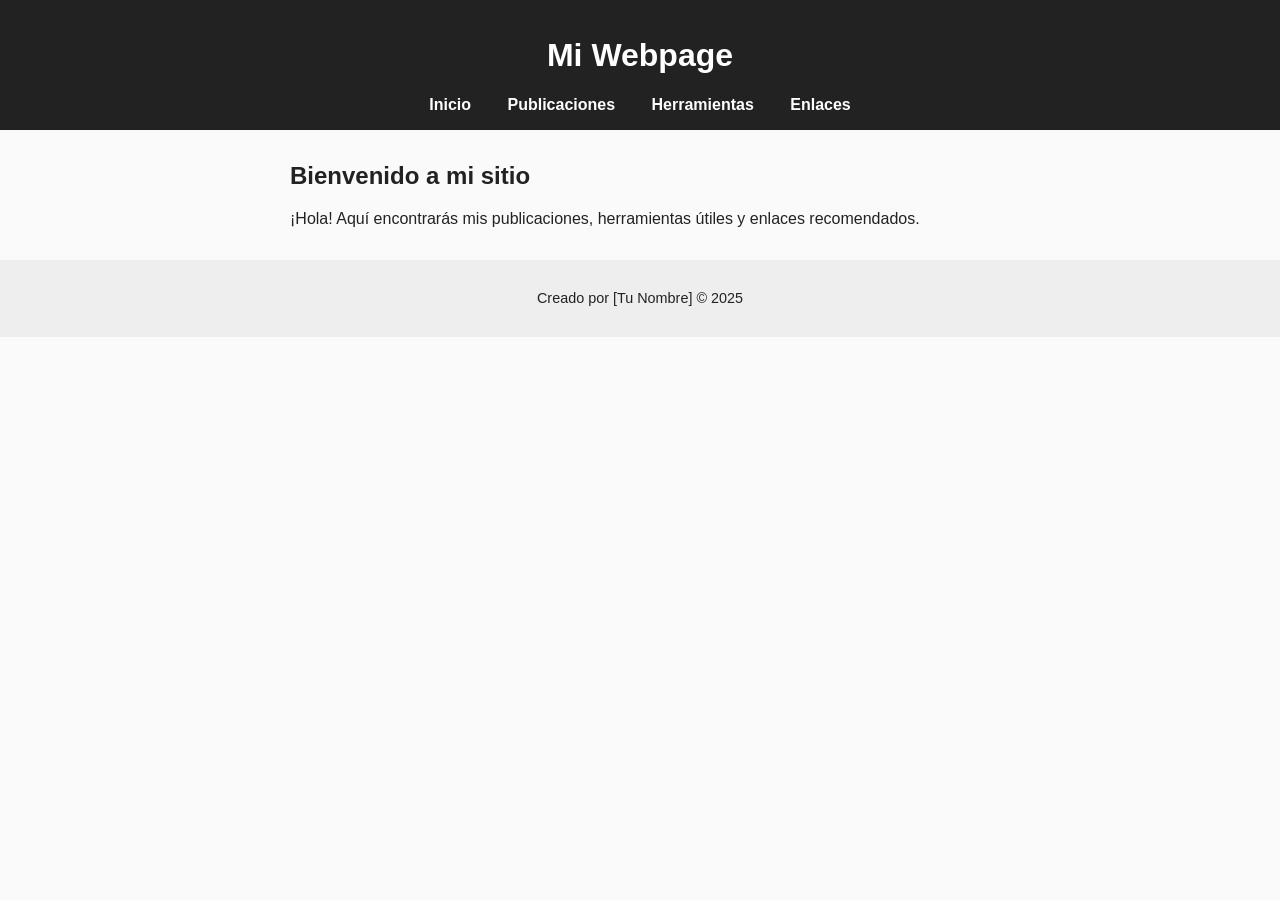
<file: index (1).html>
<!DOCTYPE html>
<html lang="es">
<head>
  <meta charset="UTF-8">
  <meta name="viewport" content="width=device-width, initial-scale=1">
  <title>Mi Webpage - Portafolio/Publicaciones</title>
  <link rel="stylesheet" href="styles.css">
</head>
<body>
  <header>
    <h1>Mi Webpage</h1>
    <nav>
      <a href="#home" onclick="showSection('home')">Inicio</a>
      <a href="#publicaciones" onclick="showSection('publicaciones')">Publicaciones</a>
      <a href="#herramientas" onclick="showSection('herramientas')">Herramientas</a>
      <a href="#enlaces" onclick="showSection('enlaces')">Enlaces</a>
    </nav>
  </header>
  <main>
    <section id="home" class="section active">
      <h2>Bienvenido a mi sitio</h2>
      <p>¡Hola! Aquí encontrarás mis publicaciones, herramientas útiles y enlaces recomendados.</p>
    </section>
    <section id="publicaciones" class="section">
      <h2>Publicaciones</h2>
      <ul>
        <li><strong>Publicación 1</strong> — <a href="#">Ver más</a></li>
        <li><strong>Publicación 2</strong> — <a href="#">Ver más</a></li>
        <li><strong>Publicación 3</strong> — <a href="#">Ver más</a></li>
      </ul>
    </section>
    <section id="herramientas" class="section">
      <h2>Herramientas HTML</h2>
      <ul>
        <li><a href="https://www.w3schools.com/html/html_editors.asp" target="_blank">Editor HTML en línea</a></li>
        <li><a href="https://codepen.io/" target="_blank">CodePen</a></li>
        <li><a href="https://jsfiddle.net/" target="_blank">JSFiddle</a></li>
      </ul>
    </section>
    <section id="enlaces" class="section">
      <h2>Enlaces recomendados</h2>
      <ul>
        <li><a href="https://github.com/" target="_blank">GitHub</a></li>
        <li><a href="https://developer.mozilla.org/es/" target="_blank">MDN Web Docs</a></li>
        <li><a href="https://webflow.com/" target="_blank">Webflow</a></li>
      </ul>
    </section>
  </main>
  <footer>
    <p>Creado por [Tu Nombre] &copy; 2025</p>
  </footer>
  <script src="main.js"></script>
</body>
</html>
</file>
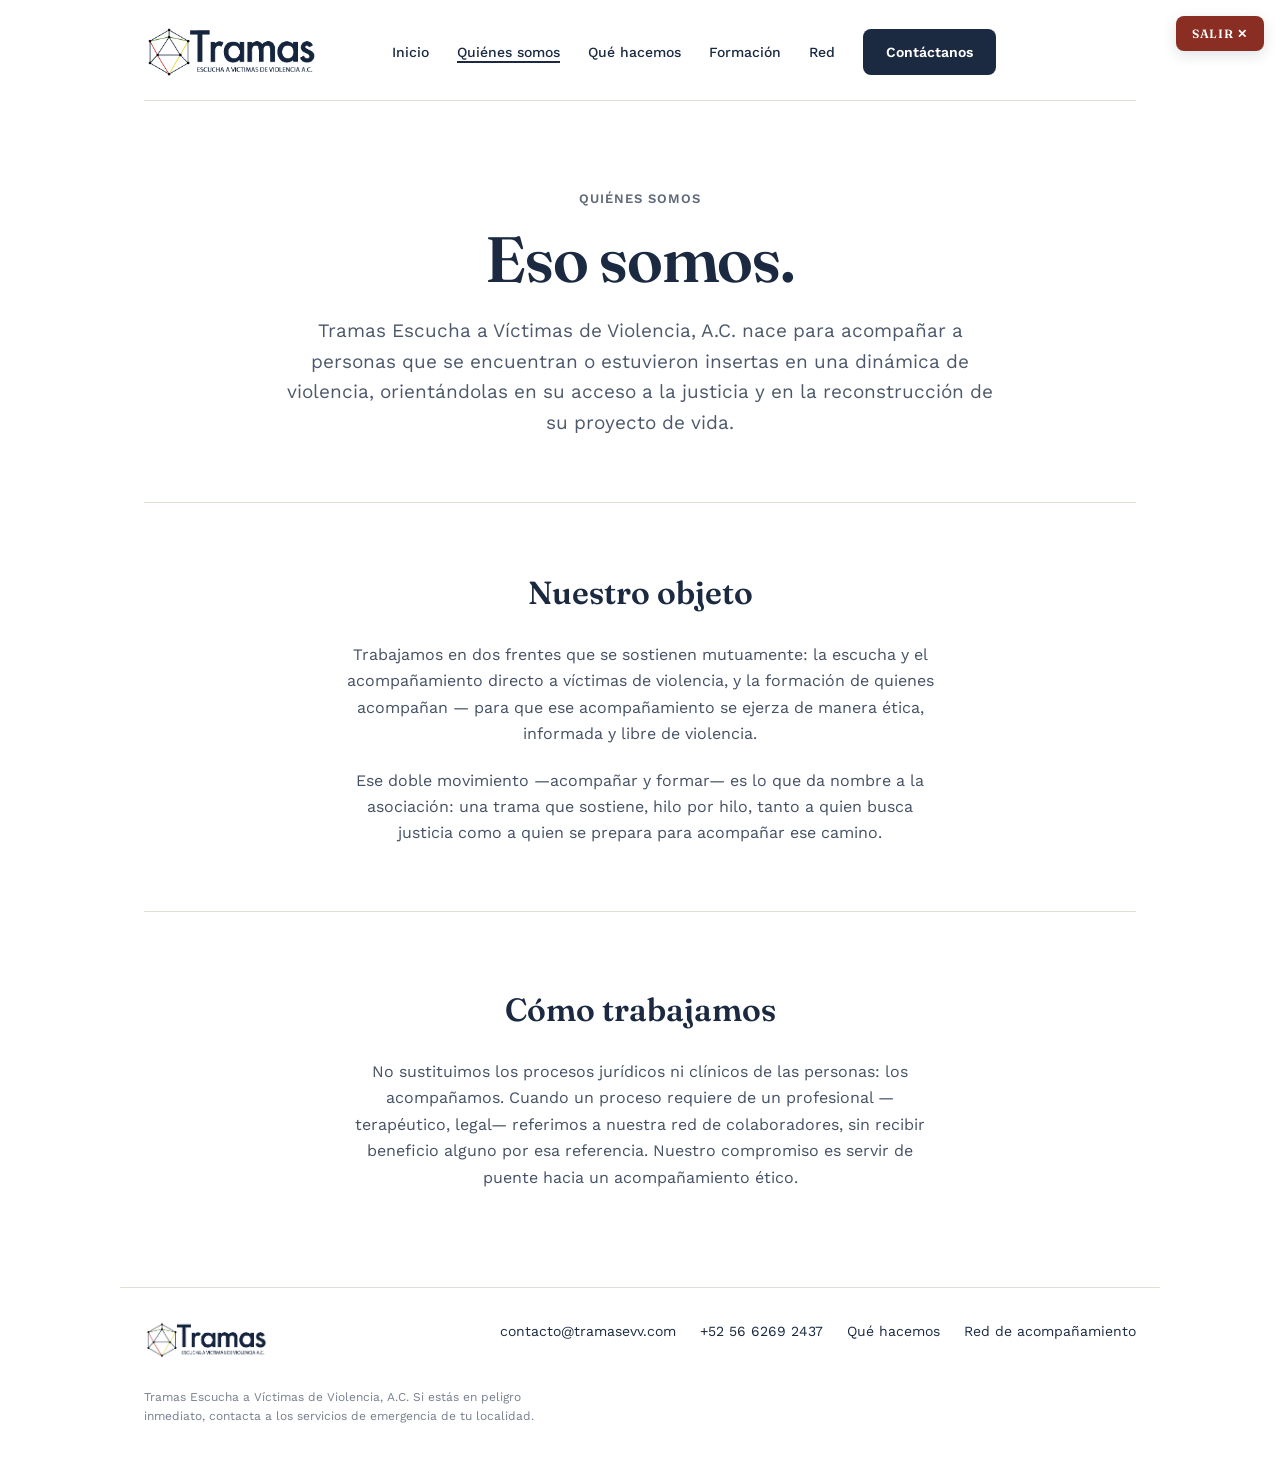
<file: quienes-somos.html>
<!DOCTYPE html>
<html lang="es">
<head>
<meta charset="utf-8">
<meta name="viewport" content="width=device-width, initial-scale=1">
<title>Quiénes somos — Tramas A.C.</title>
<link rel="icon" href="data:image/svg+xml,<svg xmlns=%22http://www.w3.org/2000/svg%22 viewBox=%220 0 100 100%22><text y=%22.9em%22 font-size=%2290%22>🧵</text></svg>">
<link rel="preconnect" href="https://fonts.googleapis.com">
<link href="https://fonts.googleapis.com/css2?family=Fraunces:opsz,wght@9..144,500;9..144,600;9..144,700;9..144,400i&family=Work+Sans:wght@400;500;600;700&display=swap" rel="stylesheet">
<link rel="stylesheet" href="assets/styles.css">
</head>
<body>
<div style="position:relative;min-height:100vh;">
  <a href="https://www.google.com" style="position:fixed;top:16px;right:16px;z-index:50;display:inline-flex;align-items:center;padding:8px 16px;background:var(--color-accent-2-700);color:var(--color-bg);font-family:var(--font-heading);font-weight:600;font-size:12px;letter-spacing:0.06em;text-transform:uppercase;text-decoration:none;border-radius:var(--radius-md);box-shadow:var(--shadow-md);">Salir ✕</a>

  <header style="max-width:1040px;margin:0 auto;padding:24px 24px 0;">
    <nav class="nav" style="padding:0 140px 20px 0;border-bottom:1px solid var(--color-divider);flex-wrap:wrap;">
      <a href="index.html" style="display:flex;align-items:center;margin-right:auto;"><img src="assets/logo.png" alt="Tramas Escucha a Víctimas de Violencia, A.C." style="height:56px;width:auto;display:block;"></a>
      <a href="index.html">Inicio</a>
      <a href="quienes-somos.html" aria-current="page">Quiénes somos</a>
      <a href="servicios.html">Qué hacemos</a>
      <a href="circulos-de-formacion.html">Formación</a>
      <a href="red-de-acompanamiento.html">Red</a>
      <a class="btn btn-primary" href="contacto.html">Contáctanos</a>
    </nav>
  </header>

  <main style="max-width:1040px;margin:0 auto;padding:0 24px;">
    <section style="padding:clamp(48px,8vw,88px) 0 clamp(40px,6vw,64px);text-align:center;">
      <p style="font-family:var(--font-body);font-weight:600;font-size:13px;letter-spacing:0.08em;text-transform:uppercase;color:color-mix(in srgb, var(--color-text) 70%, transparent);margin:0 0 16px;animation:fadeUp .6s ease both;">Quiénes somos</p>
      <h1 style="font-size:clamp(38px,7vw,64px);line-height:1.04;letter-spacing:-0.02em;margin:0 auto 24px;max-width:16ch;animation:fadeUp .6s ease .08s both;">Eso somos.</h1>
      <p style="font-size:clamp(17px,2vw,19px);line-height:1.6;color:color-mix(in srgb, var(--color-text) 78%, transparent);max-width:60ch;margin:0 auto;animation:fadeUp .6s ease .16s both;">Tramas Escucha a Víctimas de Violencia, A.C. nace para acompañar a personas que se encuentran o estuvieron insertas en una dinámica de violencia, orientándolas en su acceso a la justicia y en la reconstrucción de su proyecto de vida.</p>
    </section>

    <section style="padding:clamp(40px,6vw,64px) 0;border-top:1px solid var(--color-divider);text-align:center;">
      <h2 style="font-size:clamp(24px,3vw,32px);margin:0 0 24px;">Nuestro objeto</h2>
      <p style="font-size:16px;line-height:1.65;color:color-mix(in srgb, var(--color-text) 82%, transparent);max-width:60ch;margin:0 auto 20px;">Trabajamos en dos frentes que se sostienen mutuamente: la escucha y el acompañamiento directo a víctimas de violencia, y la formación de quienes acompañan — para que ese acompañamiento se ejerza de manera ética, informada y libre de violencia.</p>
      <p style="font-size:16px;line-height:1.65;color:color-mix(in srgb, var(--color-text) 82%, transparent);max-width:60ch;margin:0 auto;">Ese doble movimiento —acompañar y formar— es lo que da nombre a la asociación: una trama que sostiene, hilo por hilo, tanto a quien busca justicia como a quien se prepara para acompañar ese camino.</p>
    </section>

    <section style="padding:clamp(40px,6vw,72px) 0 clamp(56px,8vw,96px);border-top:1px solid var(--color-divider);text-align:center;">
      <h2 style="font-size:clamp(24px,3vw,32px);margin:0 0 24px;">Cómo trabajamos</h2>
      <p style="font-size:16px;line-height:1.65;color:color-mix(in srgb, var(--color-text) 82%, transparent);max-width:60ch;margin:0 auto;">No sustituimos los procesos jurídicos ni clínicos de las personas: los acompañamos. Cuando un proceso requiere de un profesional —terapéutico, legal— referimos a nuestra red de colaboradores, sin recibir beneficio alguno por esa referencia. Nuestro compromiso es servir de puente hacia un acompañamiento ético.</p>
    </section>
  </main>

  <footer style="max-width:1040px;margin:0 auto;padding:32px 24px 40px;border-top:1px solid var(--color-divider);">
    <div style="display:flex;justify-content:space-between;align-items:flex-start;gap:24px;flex-wrap:wrap;">
      <a href="index.html"><img src="assets/logo.png" alt="Tramas Escucha a Víctimas de Violencia, A.C." style="height:40px;width:auto;"></a>
      <div style="display:flex;gap:24px;flex-wrap:wrap;font-size:14px;">
        <a href="mailto:contacto@tramasevv.com">contacto@tramasevv.com</a>
        <a href="tel:+525662692437">+52 56 6269 2437</a>
        <a href="servicios.html">Qué hacemos</a>
        <a href="red-de-acompanamiento.html">Red de acompañamiento</a>
      </div>
    </div>
    <p style="font-size:12px;color:color-mix(in srgb, var(--color-text) 60%, transparent);margin:20px 0 0;max-width:60ch;">Tramas Escucha a Víctimas de Violencia, A.C. Si estás en peligro inmediato, contacta a los servicios de emergencia de tu localidad.</p>
  </footer>
</div>
</body>
</html>
</file>
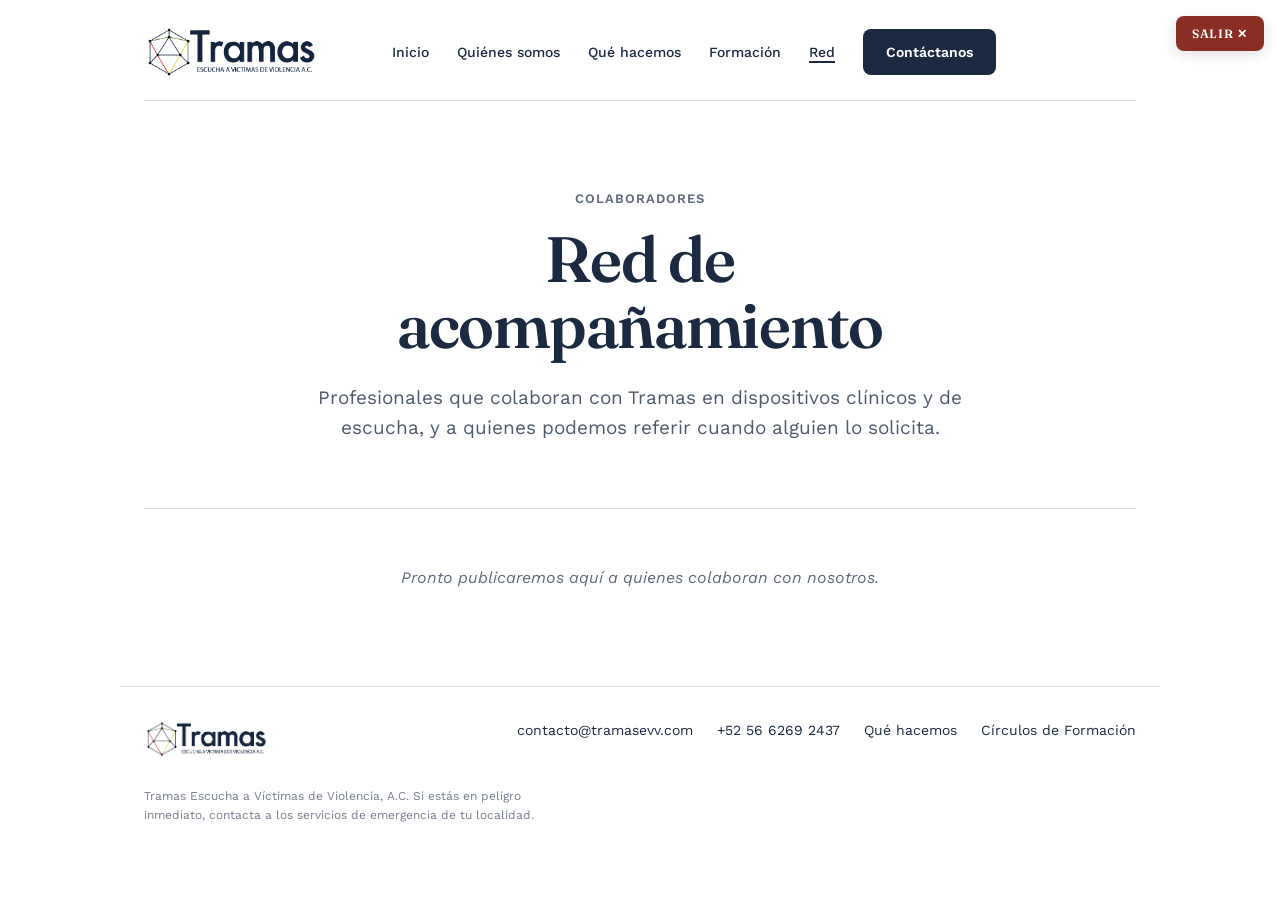
<file: red-de-acompanamiento.html>
<!DOCTYPE html>
<html lang="es">
<head>
<meta charset="utf-8">
<meta name="viewport" content="width=device-width, initial-scale=1">
<title>Red de acompañamiento — Tramas A.C.</title>
<link rel="icon" href="data:image/svg+xml,<svg xmlns=%22http://www.w3.org/2000/svg%22 viewBox=%220 0 100 100%22><text y=%22.9em%22 font-size=%2290%22>🧵</text></svg>">
<link rel="preconnect" href="https://fonts.googleapis.com">
<link href="https://fonts.googleapis.com/css2?family=Fraunces:opsz,wght@9..144,500;9..144,600;9..144,700;9..144,400i&family=Work+Sans:wght@400;500;600;700&display=swap" rel="stylesheet">
<link rel="stylesheet" href="assets/styles.css">
</head>
<body>
<div style="position:relative;min-height:100vh;">
  <a href="https://www.google.com" style="position:fixed;top:16px;right:16px;z-index:50;display:inline-flex;align-items:center;padding:8px 16px;background:var(--color-accent-2-700);color:var(--color-bg);font-family:var(--font-heading);font-weight:600;font-size:12px;letter-spacing:0.06em;text-transform:uppercase;text-decoration:none;border-radius:var(--radius-md);box-shadow:var(--shadow-md);">Salir ✕</a>

  <header style="max-width:1040px;margin:0 auto;padding:24px 24px 0;">
    <nav class="nav" style="padding:0 140px 20px 0;border-bottom:1px solid var(--color-divider);flex-wrap:wrap;">
      <a href="index.html" style="display:flex;align-items:center;margin-right:auto;"><img src="assets/logo.png" alt="Tramas Escucha a Víctimas de Violencia, A.C." style="height:56px;width:auto;display:block;"></a>
      <a href="index.html">Inicio</a>
      <a href="quienes-somos.html">Quiénes somos</a>
      <a href="servicios.html">Qué hacemos</a>
      <a href="circulos-de-formacion.html">Formación</a>
      <a href="red-de-acompanamiento.html" aria-current="page">Red</a>
      <a class="btn btn-primary" href="contacto.html">Contáctanos</a>
    </nav>
  </header>

  <main style="max-width:1040px;margin:0 auto;padding:0 24px;">
    <section style="padding:clamp(48px,8vw,88px) 0 clamp(40px,6vw,64px);text-align:center;">
      <p style="font-family:var(--font-body);font-weight:600;font-size:13px;letter-spacing:0.08em;text-transform:uppercase;color:color-mix(in srgb, var(--color-text) 70%, transparent);margin:0 0 16px;animation:fadeUp .6s ease both;">Colaboradores</p>
      <h1 style="font-size:clamp(38px,7vw,64px);line-height:1.04;letter-spacing:-0.02em;margin:0 auto 24px;max-width:16ch;animation:fadeUp .6s ease .08s both;">Red de acompañamiento</h1>
      <p style="font-size:clamp(17px,2vw,19px);line-height:1.6;color:color-mix(in srgb, var(--color-text) 78%, transparent);max-width:60ch;margin:0 auto;animation:fadeUp .6s ease .16s both;">Profesionales que colaboran con Tramas en dispositivos clínicos y de escucha, y a quienes podemos referir cuando alguien lo solicita.</p>
    </section>

    <section style="padding:clamp(36px,5vw,56px) 0 clamp(56px,8vw,96px);border-top:1px solid var(--color-divider);text-align:center;">
      <div id="colaboradores-wrap" style="display:grid;grid-template-columns:repeat(auto-fit,minmax(240px,1fr));gap:20px;">
        <p style="font-size:16px;font-style:italic;color:color-mix(in srgb, var(--color-text) 70%, transparent);grid-column:1/-1;margin:0;">Cargando…</p>
      </div>
    </section>
  </main>

  <footer style="max-width:1040px;margin:0 auto;padding:32px 24px 40px;border-top:1px solid var(--color-divider);">
    <div style="display:flex;justify-content:space-between;align-items:flex-start;gap:24px;flex-wrap:wrap;">
      <a href="index.html"><img src="assets/logo.png" alt="Tramas Escucha a Víctimas de Violencia, A.C." style="height:40px;width:auto;"></a>
      <div style="display:flex;gap:24px;flex-wrap:wrap;font-size:14px;">
        <a href="mailto:contacto@tramasevv.com">contacto@tramasevv.com</a>
        <a href="tel:+525662692437">+52 56 6269 2437</a>
        <a href="servicios.html">Qué hacemos</a>
        <a href="circulos-de-formacion.html">Círculos de Formación</a>
      </div>
    </div>
    <p style="font-size:12px;color:color-mix(in srgb, var(--color-text) 60%, transparent);margin:20px 0 0;max-width:60ch;">Tramas Escucha a Víctimas de Violencia, A.C. Si estás en peligro inmediato, contacta a los servicios de emergencia de tu localidad.</p>
  </footer>
</div>

<script src="assets/site.js"></script>
</body>
</html>
</file>
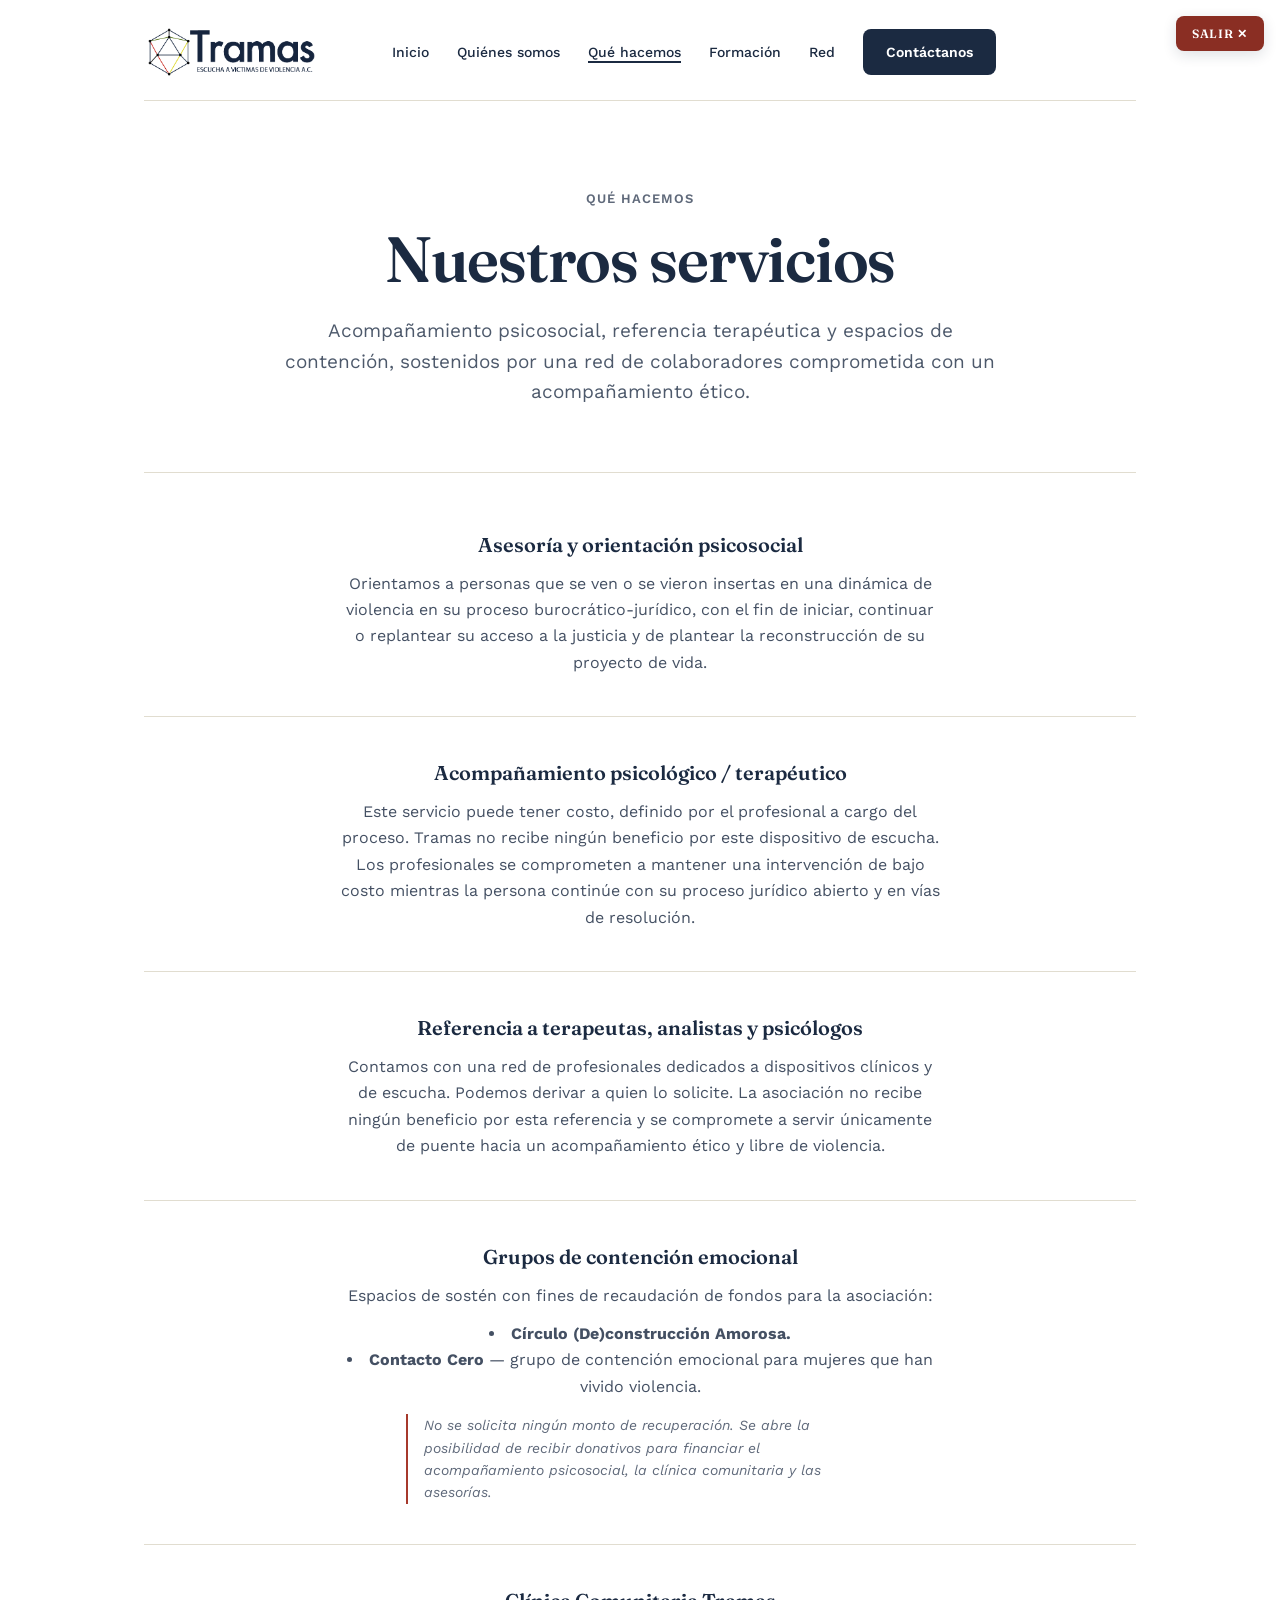
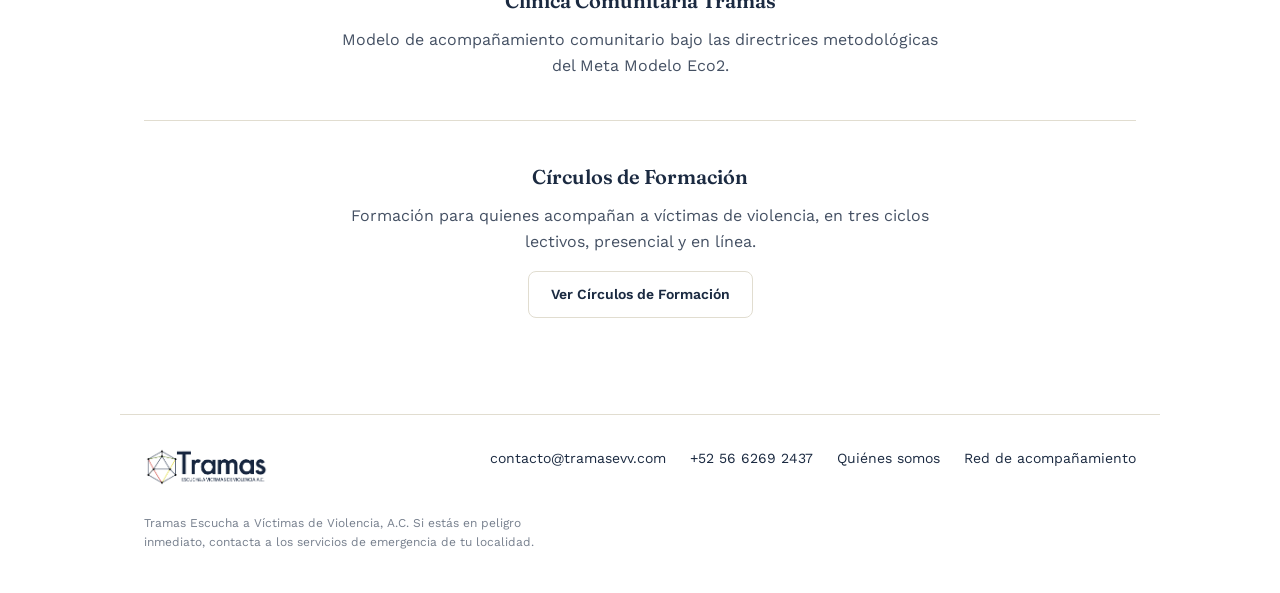
<file: servicios.html>
<!DOCTYPE html>
<html lang="es">
<head>
<meta charset="utf-8">
<meta name="viewport" content="width=device-width, initial-scale=1">
<title>Qué hacemos — Tramas A.C.</title>
<link rel="icon" href="data:image/svg+xml,<svg xmlns=%22http://www.w3.org/2000/svg%22 viewBox=%220 0 100 100%22><text y=%22.9em%22 font-size=%2290%22>🧵</text></svg>">
<link rel="preconnect" href="https://fonts.googleapis.com">
<link href="https://fonts.googleapis.com/css2?family=Fraunces:opsz,wght@9..144,500;9..144,600;9..144,700;9..144,400i&family=Work+Sans:wght@400;500;600;700&display=swap" rel="stylesheet">
<link rel="stylesheet" href="assets/styles.css">
</head>
<body>
<div style="position:relative;min-height:100vh;">
  <a href="https://www.google.com" style="position:fixed;top:16px;right:16px;z-index:50;display:inline-flex;align-items:center;padding:8px 16px;background:var(--color-accent-2-700);color:var(--color-bg);font-family:var(--font-heading);font-weight:600;font-size:12px;letter-spacing:0.06em;text-transform:uppercase;text-decoration:none;border-radius:var(--radius-md);box-shadow:var(--shadow-md);">Salir ✕</a>

  <header style="max-width:1040px;margin:0 auto;padding:24px 24px 0;">
    <nav class="nav" style="padding:0 140px 20px 0;border-bottom:1px solid var(--color-divider);flex-wrap:wrap;">
      <a href="index.html" style="display:flex;align-items:center;margin-right:auto;"><img src="assets/logo.png" alt="Tramas Escucha a Víctimas de Violencia, A.C." style="height:56px;width:auto;display:block;"></a>
      <a href="index.html">Inicio</a>
      <a href="quienes-somos.html">Quiénes somos</a>
      <a href="servicios.html" aria-current="page">Qué hacemos</a>
      <a href="circulos-de-formacion.html">Formación</a>
      <a href="red-de-acompanamiento.html">Red</a>
      <a class="btn btn-primary" href="contacto.html">Contáctanos</a>
    </nav>
  </header>

  <main style="max-width:1040px;margin:0 auto;padding:0 24px;">
    <section style="padding:clamp(48px,8vw,88px) 0 clamp(40px,6vw,64px);text-align:center;">
      <p style="font-family:var(--font-body);font-weight:600;font-size:13px;letter-spacing:0.08em;text-transform:uppercase;color:color-mix(in srgb, var(--color-text) 70%, transparent);margin:0 0 16px;animation:fadeUp .6s ease both;">Qué hacemos</p>
      <h1 style="font-size:clamp(38px,7vw,64px);line-height:1.04;letter-spacing:-0.02em;margin:0 auto 24px;max-width:16ch;animation:fadeUp .6s ease .08s both;">Nuestros servicios</h1>
      <p style="font-size:clamp(17px,2vw,19px);line-height:1.6;color:color-mix(in srgb, var(--color-text) 78%, transparent);max-width:60ch;margin:0 auto;animation:fadeUp .6s ease .16s both;">Acompañamiento psicosocial, referencia terapéutica y espacios de contención, sostenidos por una red de colaboradores comprometida con un acompañamiento ético.</p>
    </section>

    <section style="padding:0 0 clamp(56px,8vw,96px);border-top:1px solid var(--color-divider);text-align:center;">
      <div style="padding-top:clamp(36px,5vw,56px);">
        <h3 style="font-size:20px;margin:0 0 10px;">Asesoría y orientación psicosocial</h3>
        <p style="font-size:16px;line-height:1.65;color:color-mix(in srgb, var(--color-text) 82%, transparent);max-width:60ch;margin:0 auto;">Orientamos a personas que se ven o se vieron insertas en una dinámica de violencia en su proceso burocrático-jurídico, con el fin de iniciar, continuar o replantear su acceso a la justicia y de plantear la reconstrucción de su proyecto de vida.</p>
      </div>

      <div style="padding-top:clamp(28px,4vw,40px);margin-top:clamp(28px,4vw,40px);border-top:1px solid var(--color-divider);">
        <h3 style="font-size:20px;margin:0 0 10px;">Acompañamiento psicológico / terapéutico</h3>
        <p style="font-size:16px;line-height:1.65;color:color-mix(in srgb, var(--color-text) 82%, transparent);max-width:60ch;margin:0 auto;">Este servicio puede tener costo, definido por el profesional a cargo del proceso. Tramas no recibe ningún beneficio por este dispositivo de escucha. Los profesionales se comprometen a mantener una intervención de bajo costo mientras la persona continúe con su proceso jurídico abierto y en vías de resolución.</p>
      </div>

      <div style="padding-top:clamp(28px,4vw,40px);margin-top:clamp(28px,4vw,40px);border-top:1px solid var(--color-divider);">
        <h3 style="font-size:20px;margin:0 0 10px;">Referencia a terapeutas, analistas y psicólogos</h3>
        <p style="font-size:16px;line-height:1.65;color:color-mix(in srgb, var(--color-text) 82%, transparent);max-width:60ch;margin:0 auto;">Contamos con una red de profesionales dedicados a dispositivos clínicos y de escucha. Podemos derivar a quien lo solicite. La asociación no recibe ningún beneficio por esta referencia y se compromete a servir únicamente de puente hacia un acompañamiento ético y libre de violencia.</p>
      </div>

      <div style="padding-top:clamp(28px,4vw,40px);margin-top:clamp(28px,4vw,40px);border-top:1px solid var(--color-divider);">
        <h3 style="font-size:20px;margin:0 0 10px;">Grupos de contención emocional</h3>
        <p style="font-size:16px;line-height:1.65;color:color-mix(in srgb, var(--color-text) 82%, transparent);max-width:60ch;margin:0 auto 12px;">Espacios de sostén con fines de recaudación de fondos para la asociación:</p>
        <ul style="font-size:16px;line-height:1.65;color:color-mix(in srgb, var(--color-text) 82%, transparent);max-width:60ch;margin:0 auto 14px;padding-left:0;list-style-position:inside;">
          <li><strong>Círculo (De)construcción Amorosa.</strong></li>
          <li><strong>Contacto Cero</strong> — grupo de contención emocional para mujeres que han vivido violencia.</li>
        </ul>
        <p style="font-size:14px;font-style:italic;color:color-mix(in srgb, var(--color-text) 70%, transparent);border-left:2px solid var(--color-accent-2);padding:0 0 0 16px;max-width:52ch;margin:0 auto;text-align:left;">No se solicita ningún monto de recuperación. Se abre la posibilidad de recibir donativos para financiar el acompañamiento psicosocial, la clínica comunitaria y las asesorías.</p>
      </div>

      <div style="padding-top:clamp(28px,4vw,40px);margin-top:clamp(28px,4vw,40px);border-top:1px solid var(--color-divider);">
        <h3 style="font-size:20px;margin:0 0 10px;">Clínica Comunitaria Tramas</h3>
        <p style="font-size:16px;line-height:1.65;color:color-mix(in srgb, var(--color-text) 82%, transparent);max-width:60ch;margin:0 auto;">Modelo de acompañamiento comunitario bajo las directrices metodológicas del Meta Modelo Eco2.</p>
      </div>

      <div style="padding-top:clamp(28px,4vw,40px);margin-top:clamp(28px,4vw,40px);border-top:1px solid var(--color-divider);">
        <h3 style="font-size:20px;margin:0 0 10px;">Círculos de Formación</h3>
        <p style="font-size:16px;line-height:1.65;color:color-mix(in srgb, var(--color-text) 82%, transparent);max-width:60ch;margin:0 auto 16px;">Formación para quienes acompañan a víctimas de violencia, en tres ciclos lectivos, presencial y en línea.</p>
        <a class="btn btn-ghost" href="circulos-de-formacion.html">Ver Círculos de Formación</a>
      </div>
    </section>
  </main>

  <footer style="max-width:1040px;margin:0 auto;padding:32px 24px 40px;border-top:1px solid var(--color-divider);">
    <div style="display:flex;justify-content:space-between;align-items:flex-start;gap:24px;flex-wrap:wrap;">
      <a href="index.html"><img src="assets/logo.png" alt="Tramas Escucha a Víctimas de Violencia, A.C." style="height:40px;width:auto;"></a>
      <div style="display:flex;gap:24px;flex-wrap:wrap;font-size:14px;">
        <a href="mailto:contacto@tramasevv.com">contacto@tramasevv.com</a>
        <a href="tel:+525662692437">+52 56 6269 2437</a>
        <a href="quienes-somos.html">Quiénes somos</a>
        <a href="red-de-acompanamiento.html">Red de acompañamiento</a>
      </div>
    </div>
    <p style="font-size:12px;color:color-mix(in srgb, var(--color-text) 60%, transparent);margin:20px 0 0;max-width:60ch;">Tramas Escucha a Víctimas de Violencia, A.C. Si estás en peligro inmediato, contacta a los servicios de emergencia de tu localidad.</p>
  </footer>
</div>
</body>
</html>
</file>
<file: assets/styles.css>
:root{
  --color-bg:#FFFFFF;
  --color-text:#1B2A41;
  --color-accent:#1B2A41;
  --color-accent-700:#0F1826;
  --color-accent-2:#A6392C;
  --color-accent-2-700:#8A2E23;
  --color-divider:#E1DDD0;
  --font-heading:'Fraunces', Georgia, serif;
  --font-body:'Work Sans', system-ui, -apple-system, sans-serif;
  --radius-md:8px;
  --shadow-md:0 4px 14px rgba(27,42,65,0.14);
}
@media (prefers-color-scheme: dark){
  :root:not([data-theme="light"]){
    --color-bg:#181C1F; --color-text:#EDEAE0; --color-divider:#333940;
    --color-accent:#EDEAE0; --color-accent-700:#FFFFFF;
    --color-accent-2:#D98071; --color-accent-2-700:#E39A8D;
  }
}
:root[data-theme="dark"]{
  --color-bg:#181C1F; --color-text:#EDEAE0; --color-divider:#333940;
  --color-accent:#EDEAE0; --color-accent-700:#FFFFFF;
  --color-accent-2:#D98071; --color-accent-2-700:#E39A8D;
}

*{box-sizing:border-box;}
html,body{margin:0;}
body{
  background:var(--color-bg); color:var(--color-text);
  font-family:var(--font-body); line-height:1.6; font-size:16px;
  -webkit-font-smoothing:antialiased;
}
h1,h2,h3{font-family:var(--font-heading); font-weight:600; margin:0; color:var(--color-text);}
p{margin:0;}
img{max-width:100%;}
a{color:var(--color-accent); text-decoration:none;}
a:hover{color:var(--color-accent-700);}
:focus-visible{outline:2px solid var(--color-accent); outline-offset:3px;}

@keyframes fadeUp{from{opacity:0;transform:translateY(14px);}to{opacity:1;transform:translateY(0);}}

/* ---- nav ---- */
nav.nav{display:flex; align-items:center; gap:28px; list-style:none;}
nav.nav a:not(.btn){
  font-family:var(--font-body); font-size:14px; font-weight:500; color:var(--color-text);
}
nav.nav a[aria-current="page"]:not(.btn){
  color:var(--color-accent);
  box-shadow:inset 0 -2px 0 0 var(--color-accent) !important;
}

/* ---- buttons ---- */
.btn{
  display:inline-flex; align-items:center; justify-content:center;
  font-family:var(--font-body); font-weight:600; font-size:14px;
  padding:11px 22px; border-radius:var(--radius-md); transition:all 0.2s ease;
  border:1px solid transparent;
}
.btn-primary{background:var(--color-accent); color:var(--color-bg);}
.btn-primary:hover{background:var(--color-accent-700); color:var(--color-bg);}
.btn-ghost{background:transparent; color:var(--color-text); border-color:var(--color-divider);}
.btn-ghost:hover{border-color:var(--color-accent); color:var(--color-accent);}

/* ---- cards (contact info, colaboradores) ---- */
.card{
  text-align:left; background:var(--color-bg); border:1px solid var(--color-divider);
  border-radius:var(--radius-md); padding:18px 20px;
}
.card-kicker{
  font-family:var(--font-body); font-weight:600; font-size:12px; letter-spacing:0.06em;
  text-transform:uppercase; color:color-mix(in srgb, var(--color-text) 60%, transparent);
  margin-bottom:6px;
}
.card-title{
  display:block; font-family:var(--font-body); font-weight:600; font-size:17px; color:var(--color-text);
}
.card-body{font-size:14px; color:color-mix(in srgb, var(--color-text) 75%, transparent);}

@media (max-width:640px){
  header[style]{padding-left:16px !important; padding-right:16px !important;}
  main[style]{padding-left:16px !important; padding-right:16px !important;}
}
</file>
<file: styles.css>
body {
  font-family: 'Segoe UI', Arial, sans-serif;
  margin: 0;
  background: #fafafa;
  color: #222;
}

header {
  background: #222;
  color: #fff;
  padding: 1rem 0;
  text-align: center;
}

header nav {
  margin-top: 0.5rem;
}

header nav a {
  color: #fff;
  margin: 0 1rem;
  text-decoration: none;
  font-weight: bold;
}

header nav a:hover {
  text-decoration: underline;
}

main {
  max-width: 700px;
  margin: 2rem auto;
  padding: 0 1rem;
}

.section {
  display: none;
}

.section.active {
  display: block;
  animation: fadeIn 0.5s;
}

ul {
  list-style: none;
  padding: 0;
}

ul li {
  margin: 0.7rem 0;
}

footer {
  text-align: center;
  padding: 1rem 0;
  background: #eee;
  margin-top: 2rem;
  font-size: 0.9rem;
}

@keyframes fadeIn {
  from { opacity: 0; }
  to { opacity: 1; }
}
</file>
